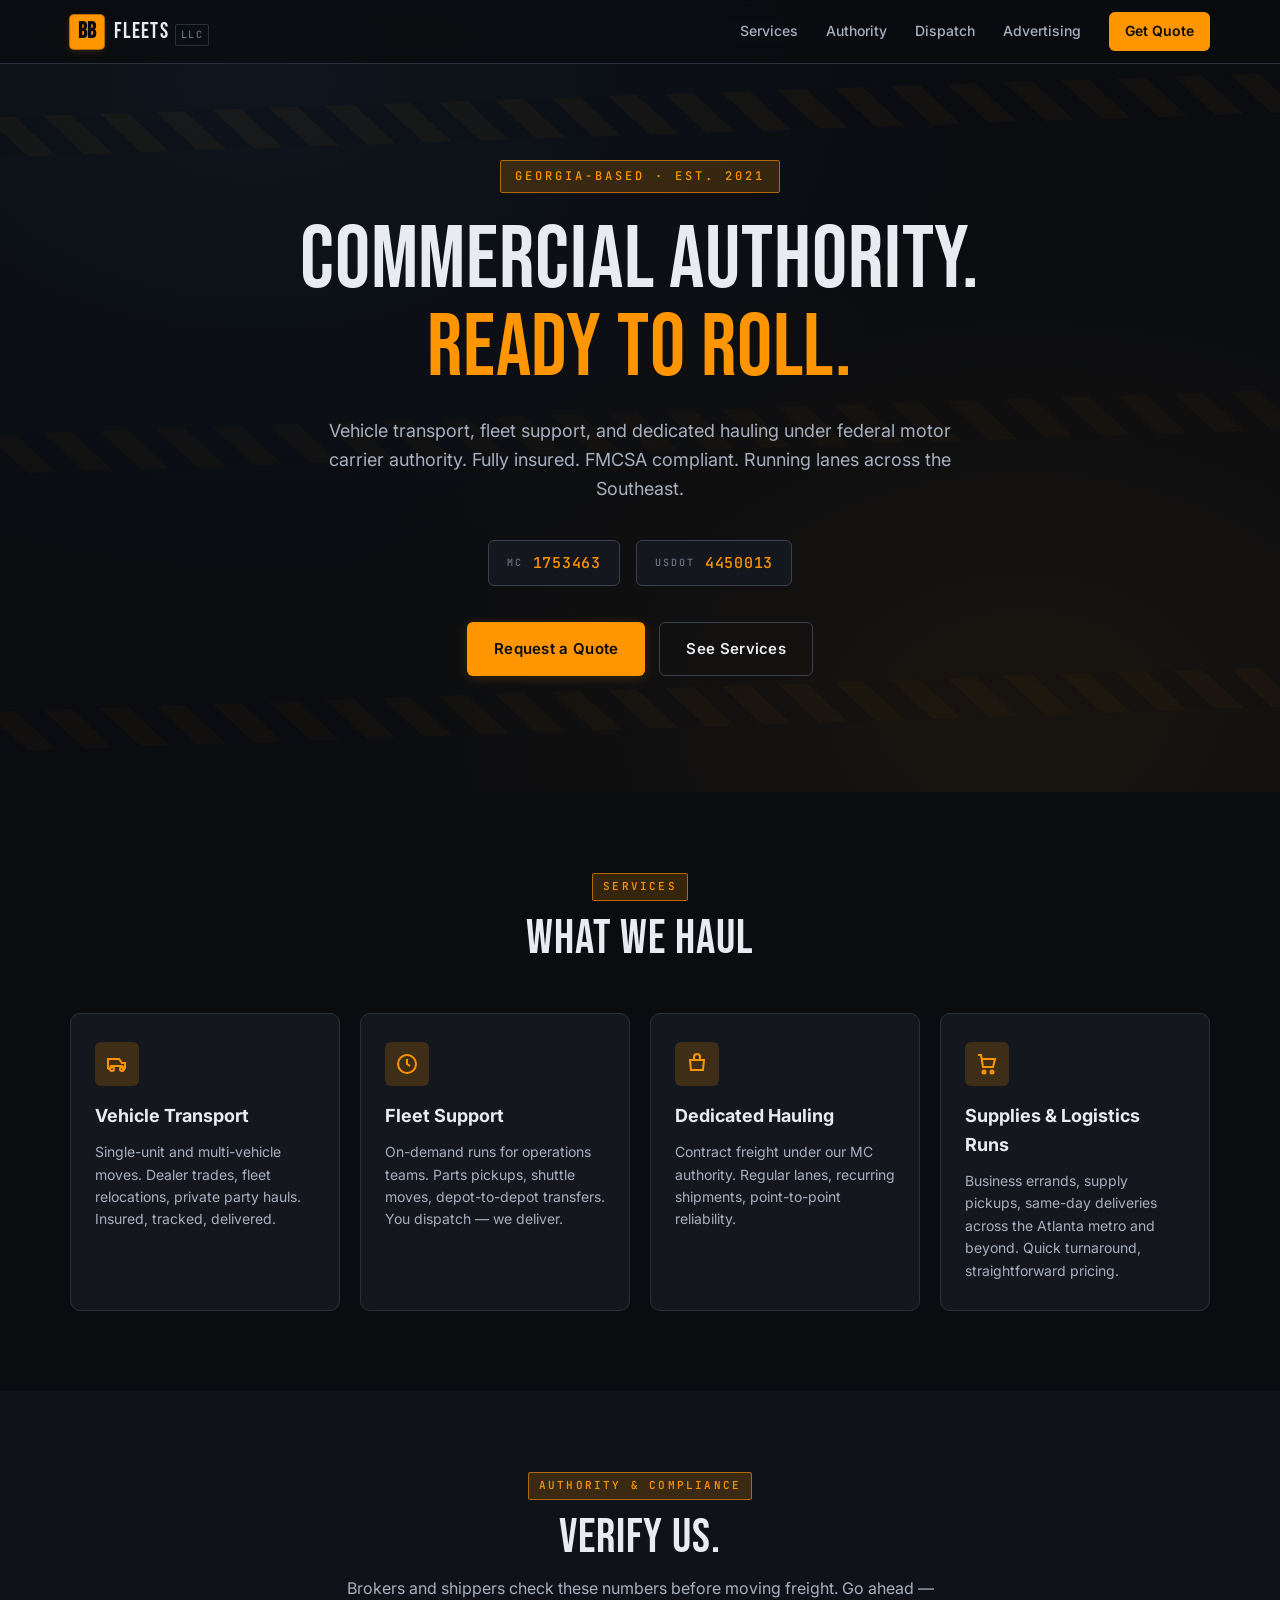
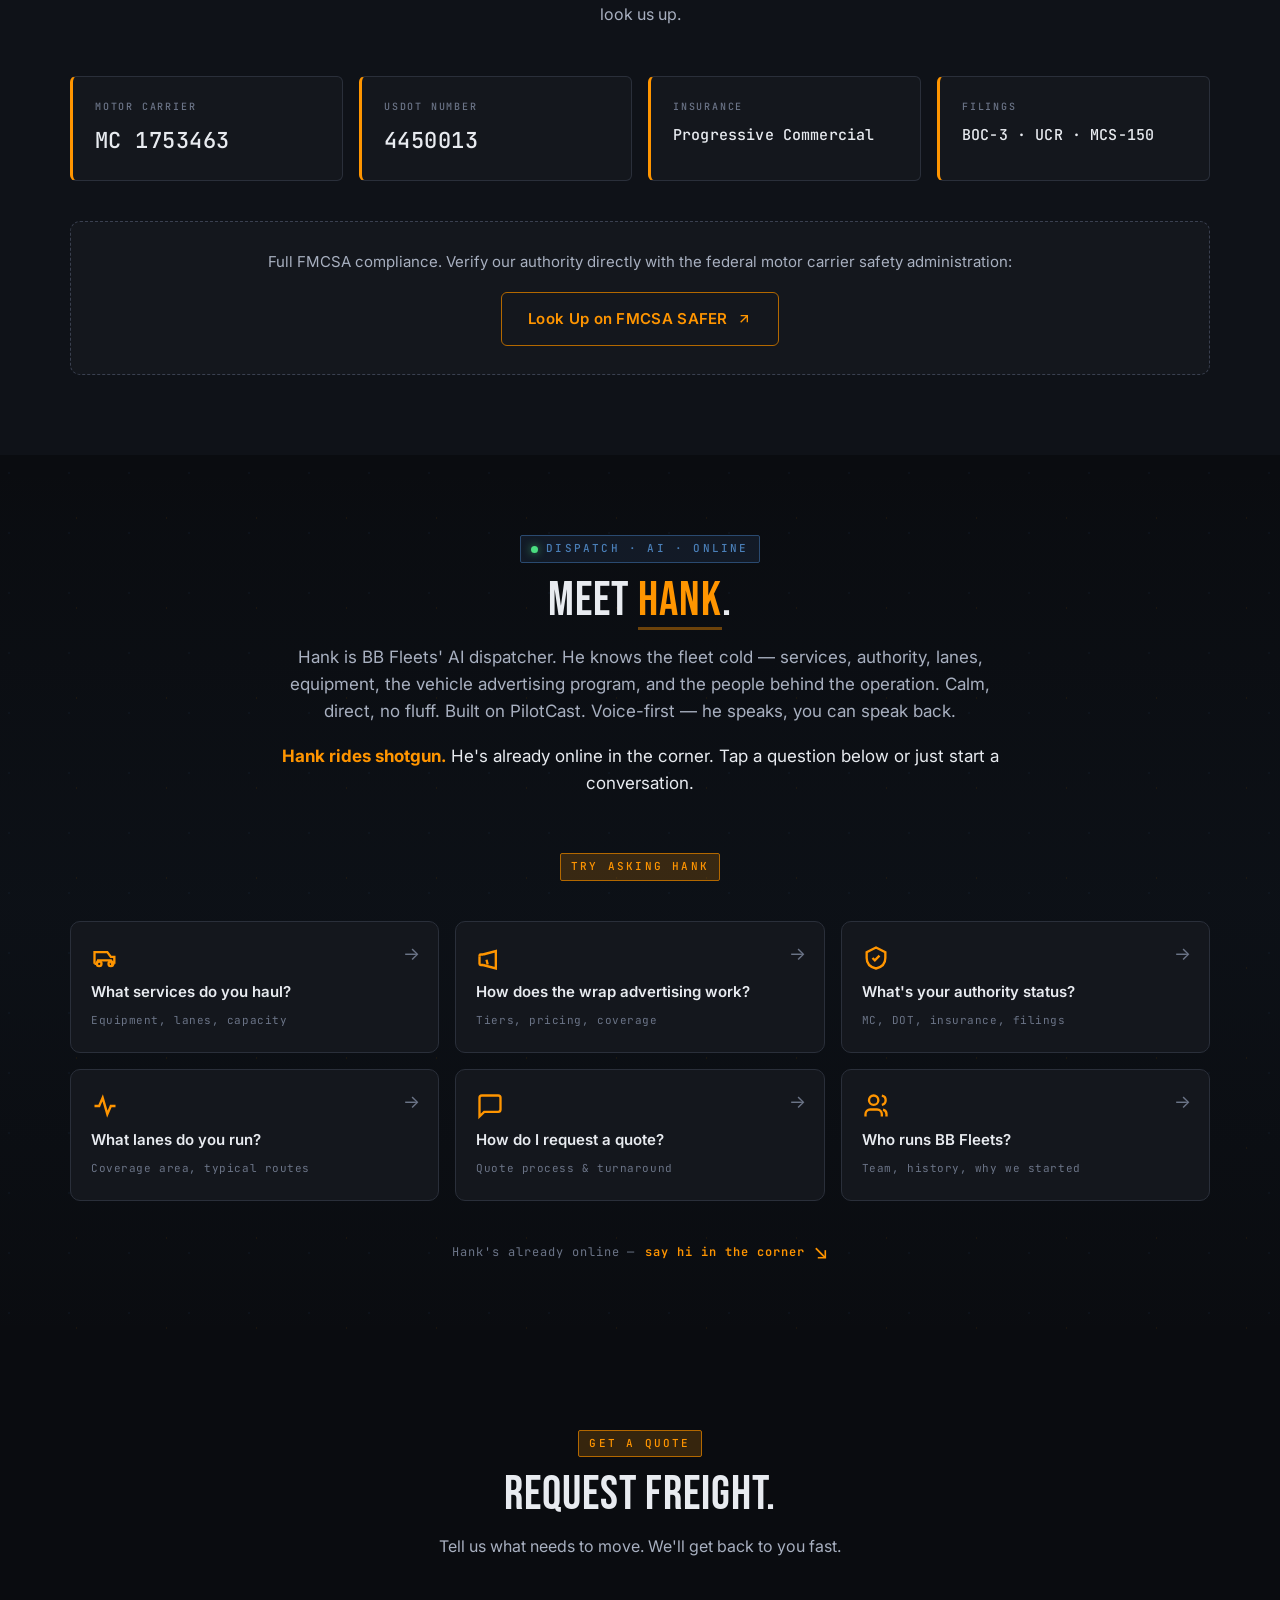
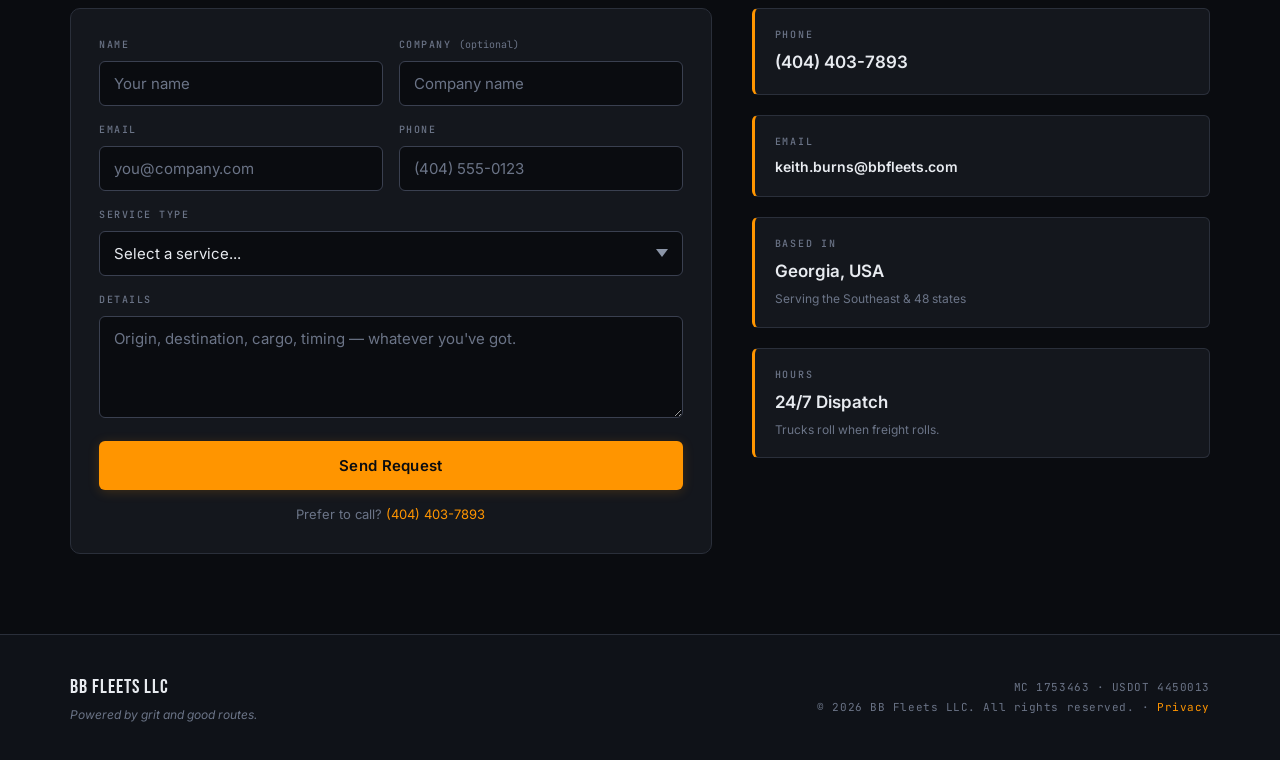
<file: index.html>
<!DOCTYPE html>
<html lang="en">
<head>
<meta charset="UTF-8">
<meta name="viewport" content="width=device-width, initial-scale=1.0">
<title>BB Fleets LLC — Georgia Logistics & Transportation | MC 1753463</title>
<meta name="description" content="BB Fleets LLC — Georgia-based logistics and transportation. MC 1753463, USDOT 4450013. Vehicle transport, fleet support, dedicated hauling.">
<meta name="robots" content="index, follow">
<meta property="og:title" content="BB Fleets LLC — Georgia Logistics & Transportation">
<meta property="og:description" content="Commercial authority. Full FMCSA compliance. Ready to roll. MC 1753463, USDOT 4450013.">
<meta property="og:type" content="website">
<meta property="og:url" content="https://bbfleets.com/">
<meta property="og:site_name" content="BB Fleets LLC">
<meta property="og:image" content="https://bbfleets.com/og-image.svg">
<meta property="og:image:width" content="1200">
<meta property="og:image:height" content="630">
<meta name="twitter:card" content="summary_large_image">
<meta name="twitter:title" content="BB Fleets LLC — Georgia Logistics & Transportation">
<meta name="twitter:description" content="Commercial authority. Full FMCSA compliance. Ready to roll. MC 1753463, USDOT 4450013.">
<meta name="twitter:image" content="https://bbfleets.com/og-image.svg">
<link rel="canonical" href="https://bbfleets.com/">
<link rel="icon" type="image/svg+xml" href="/favicon.svg">
<script type="application/ld+json">
{
  "@context": "https://schema.org",
  "@type": "LocalBusiness",
  "@id": "https://bbfleets.com/#business",
  "name": "BB Fleets LLC",
  "alternateName": "BB Fleets",
  "description": "Georgia-based logistics and transportation. Vehicle transport, fleet support, dedicated hauling, and supplies/logistics runs across the Southeast.",
  "url": "https://bbfleets.com/",
  "telephone": "+1-404-403-7893",
  "email": "keith.burns@bbfleets.com",
  "address": {
    "@type": "PostalAddress",
    "addressLocality": "Monroe",
    "addressRegion": "GA",
    "addressCountry": "US"
  },
  "areaServed": ["Georgia", "Alabama", "Florida", "South Carolina", "North Carolina", "Tennessee"],
  "hasCredential": [
    {"@type": "EducationalOccupationalCredential", "credentialCategory": "Motor Carrier Authority", "name": "MC 1753463"},
    {"@type": "EducationalOccupationalCredential", "credentialCategory": "USDOT", "name": "USDOT 4450013"}
  ],
  "openingHoursSpecification": [{"@type": "OpeningHoursSpecification", "dayOfWeek": ["Monday","Tuesday","Wednesday","Thursday","Friday","Saturday","Sunday"], "opens": "00:00", "closes": "23:59"}],
  "foundingDate": "2021",
  "knowsAbout": ["vehicle transport", "fleet support", "dedicated hauling", "logistics", "vehicle wrap advertising"]
}
</script>
<link rel="preconnect" href="https://fonts.googleapis.com">
<link rel="preconnect" href="https://fonts.gstatic.com" crossorigin>
<link href="https://fonts.googleapis.com/css2?family=Bebas+Neue&family=Inter:wght@400;500;600;700&family=JetBrains+Mono:wght@400;500&display=swap" rel="stylesheet">
<link rel="stylesheet" href="css/style.css">
</head>
<body>

<!-- ═══ NAV ═══ -->
<nav class="nav" id="nav">
  <div class="nav-inner">
    <a href="#top" class="brand">
      <span class="brand-mark">BB</span>
      <span class="brand-name">FLEETS<span class="brand-llc">LLC</span></span>
    </a>
    <button class="nav-toggle" id="navToggle" aria-label="Menu">
      <span></span><span></span><span></span>
    </button>
    <div class="nav-links" id="navLinks">
      <a href="#services">Services</a>
      <a href="#authority">Authority</a>
      <a href="#hank">Dispatch</a>
      <a href="/advertising">Advertising</a>
      <a href="#contact" class="nav-cta">Get Quote</a>
    </div>
  </div>
</nav>

<!-- ═══ HERO ═══ -->
<header class="hero" id="top">
  <div class="hero-bg">
    <div class="stripe"></div>
    <div class="stripe"></div>
    <div class="stripe"></div>
  </div>
  <div class="hero-content">
    <div class="hero-eyebrow">GEORGIA-BASED · EST. 2021</div>
    <h1 class="hero-title">
      <span class="line">Commercial Authority.</span>
      <span class="line">Ready to Roll.</span>
    </h1>
    <p class="hero-sub">Vehicle transport, fleet support, and dedicated hauling under federal motor carrier authority. Fully insured. FMCSA compliant. Running lanes across the Southeast.</p>
    <div class="hero-authority">
      <div class="authority-chip">
        <span class="chip-label">MC</span>
        <span class="chip-num">1753463</span>
      </div>
      <div class="authority-chip">
        <span class="chip-label">USDOT</span>
        <span class="chip-num">4450013</span>
      </div>
    </div>
    <div class="hero-ctas">
      <a href="#contact" class="btn btn-primary">Request a Quote</a>
      <a href="#services" class="btn btn-ghost">See Services</a>
    </div>
  </div>
</header>

<!-- ═══ SERVICES ═══ -->
<section class="section" id="services">
  <div class="container">
    <div class="section-head">
      <div class="section-eyebrow">SERVICES</div>
      <h2 class="section-title">What We Haul</h2>
    </div>
    <div class="service-grid">
      <article class="service-card">
        <div class="service-icon">
          <svg viewBox="0 0 24 24" fill="none" stroke="currentColor" stroke-width="2"><path d="M3 17h2l1-3h11l1 3h2"/><circle cx="7" cy="17" r="2"/><circle cx="17" cy="17" r="2"/><path d="M3 17V7h11l3 4h3v6"/></svg>
        </div>
        <h3>Vehicle Transport</h3>
        <p>Single-unit and multi-vehicle moves. Dealer trades, fleet relocations, private party hauls. Insured, tracked, delivered.</p>
      </article>
      <article class="service-card">
        <div class="service-icon">
          <svg viewBox="0 0 24 24" fill="none" stroke="currentColor" stroke-width="2"><circle cx="12" cy="12" r="9"/><path d="M12 7v5l3 2"/></svg>
        </div>
        <h3>Fleet Support</h3>
        <p>On-demand runs for operations teams. Parts pickups, shuttle moves, depot-to-depot transfers. You dispatch — we deliver.</p>
      </article>
      <article class="service-card">
        <div class="service-icon">
          <svg viewBox="0 0 24 24" fill="none" stroke="currentColor" stroke-width="2"><path d="M5 8h14l-1 10H6L5 8z"/><path d="M9 8V5a3 3 0 0 1 6 0v3"/></svg>
        </div>
        <h3>Dedicated Hauling</h3>
        <p>Contract freight under our MC authority. Regular lanes, recurring shipments, point-to-point reliability.</p>
      </article>
      <article class="service-card">
        <div class="service-icon">
          <svg viewBox="0 0 24 24" fill="none" stroke="currentColor" stroke-width="2"><path d="M3 3h3l2 12h10l2-8H7"/><circle cx="9" cy="20" r="1.5"/><circle cx="17" cy="20" r="1.5"/></svg>
        </div>
        <h3>Supplies &amp; Logistics Runs</h3>
        <p>Business errands, supply pickups, same-day deliveries across the Atlanta metro and beyond. Quick turnaround, straightforward pricing.</p>
      </article>
    </div>
  </div>
</section>

<!-- ═══ AUTHORITY ═══ -->
<section class="section section-alt" id="authority">
  <div class="container">
    <div class="section-head">
      <div class="section-eyebrow">AUTHORITY &amp; COMPLIANCE</div>
      <h2 class="section-title">Verify Us.</h2>
      <p class="section-lede">Brokers and shippers check these numbers before moving freight. Go ahead — look us up.</p>
    </div>
    <div class="compliance-grid">
      <div class="compliance-stat">
        <div class="stat-label">Motor Carrier</div>
        <div class="stat-num">MC 1753463</div>
      </div>
      <div class="compliance-stat">
        <div class="stat-label">USDOT Number</div>
        <div class="stat-num">4450013</div>
      </div>
      <div class="compliance-stat">
        <div class="stat-label">Insurance</div>
        <div class="stat-num stat-text">Progressive Commercial</div>
      </div>
      <div class="compliance-stat">
        <div class="stat-label">Filings</div>
        <div class="stat-num stat-text">BOC-3 · UCR · MCS-150</div>
      </div>
    </div>
    <div class="compliance-cta">
      <p>Full FMCSA compliance. Verify our authority directly with the federal motor carrier safety administration:</p>
      <a href="https://safer.fmcsa.dot.gov/query.asp?searchtype=ANY&query_type=queryCarrierSnapshot&query_param=USDOT&query_string=4450013" target="_blank" rel="noopener" class="btn btn-outline">
        Look Up on FMCSA SAFER
        <svg viewBox="0 0 24 24" fill="none" stroke="currentColor" stroke-width="2"><path d="M7 17L17 7M7 7h10v10"/></svg>
      </a>
    </div>
  </div>
</section>

<!-- ═══ HANK — AI DISPATCH (real, not a mockup) ═══
     Hank is live in the bottom-right corner via embed.js. This section
     introduces him and gives visitors quick-tap questions that talk
     directly to the corner bubble via window.PilotCast.ask(). No
     mockup chats — the real Hank is already on the page. -->
<section class="section section-hank" id="hank">
  <div class="container">

    <div class="hank-intro">
      <div class="section-eyebrow hank-eyebrow"><span class="status-dot"></span> DISPATCH · AI · ONLINE</div>
      <h2 class="section-title">Meet <span class="hank-name">Hank</span>.</h2>
      <p class="hank-lede">Hank is BB Fleets' AI dispatcher. He knows the fleet cold &mdash; services, authority, lanes, equipment, the vehicle advertising program, and the people behind the operation. Calm, direct, no fluff. Built on PilotCast. Voice-first &mdash; he speaks, you can speak back.</p>
      <p class="hank-tag"><strong>Hank rides shotgun.</strong> He's already online in the corner. Tap a question below or just start a conversation.</p>
    </div>

    <div class="hank-topics-head">
      <div class="section-eyebrow">TRY ASKING HANK</div>
    </div>

    <div class="hank-topics">
      <button class="hank-topic" type="button" data-ask="What services do you haul and what kind of equipment do you run?">
        <svg class="hank-topic-icon" viewBox="0 0 24 24" fill="none" stroke="currentColor" stroke-width="2"><path d="M3 17h2l1-3h11l1 3h2"/><circle cx="7" cy="17" r="2"/><circle cx="17" cy="17" r="2"/><path d="M3 17V7h11l3 4h3v6"/></svg>
        <div class="hank-topic-q">What services do you haul?</div>
        <div class="hank-topic-hint">Equipment, lanes, capacity</div>
      </button>
      <button class="hank-topic" type="button" data-ask="Tell me about the vehicle wrap advertising program — what tiers and pricing do you offer?">
        <svg class="hank-topic-icon" viewBox="0 0 24 24" fill="none" stroke="currentColor" stroke-width="2"><path d="M3 11v6a1 1 0 0 0 1 1h2"/><path d="M6 18l11 3V6L6 9"/><path d="M6 9H4a1 1 0 0 0-1 1v1"/><path d="M9 13.5l1 4"/></svg>
        <div class="hank-topic-q">How does the wrap advertising work?</div>
        <div class="hank-topic-hint">Tiers, pricing, coverage</div>
      </button>
      <button class="hank-topic" type="button" data-ask="What's your MC and DOT number, and are you fully FMCSA compliant?">
        <svg class="hank-topic-icon" viewBox="0 0 24 24" fill="none" stroke="currentColor" stroke-width="2"><path d="M12 3l8 4v5c0 5-3.5 8-8 9-4.5-1-8-4-8-9V7l8-4z"/><path d="M9 12l2 2 4-4"/></svg>
        <div class="hank-topic-q">What's your authority status?</div>
        <div class="hank-topic-hint">MC, DOT, insurance, filings</div>
      </button>
      <button class="hank-topic" type="button" data-ask="What lanes do you run? Where are you based and where do you typically deliver?">
        <svg class="hank-topic-icon" viewBox="0 0 24 24" fill="none" stroke="currentColor" stroke-width="2"><path d="M3 12h4l3-7 4 14 3-7h4"/></svg>
        <div class="hank-topic-q">What lanes do you run?</div>
        <div class="hank-topic-hint">Coverage area, typical routes</div>
      </button>
      <button class="hank-topic" type="button" data-ask="How do I request a quote? What information do you need from me?">
        <svg class="hank-topic-icon" viewBox="0 0 24 24" fill="none" stroke="currentColor" stroke-width="2"><path d="M21 15a2 2 0 0 1-2 2H7l-4 4V5a2 2 0 0 1 2-2h14a2 2 0 0 1 2 2z"/></svg>
        <div class="hank-topic-q">How do I request a quote?</div>
        <div class="hank-topic-hint">Quote process &amp; turnaround</div>
      </button>
      <button class="hank-topic" type="button" data-ask="Who are the people behind BB Fleets? What's the story?">
        <svg class="hank-topic-icon" viewBox="0 0 24 24" fill="none" stroke="currentColor" stroke-width="2"><path d="M17 21v-2a4 4 0 0 0-4-4H7a4 4 0 0 0-4 4v2"/><circle cx="10" cy="7" r="4"/><path d="M21 21v-2a4 4 0 0 0-3-3.87"/><path d="M17 3.13A4 4 0 0 1 17 11"/></svg>
        <div class="hank-topic-q">Who runs BB Fleets?</div>
        <div class="hank-topic-hint">Team, history, why we started</div>
      </button>
    </div>

    <div class="hank-corner-pointer" aria-hidden="true">
      <span class="corner-text">Hank's already online &mdash;</span>
      <span class="corner-cta">say hi in the corner</span>
      <span class="corner-arrow">&#8600;</span>
    </div>

  </div>
</section>

<script>
  // Wire topic buttons → window.PilotCast.ask() (embed.js parent API).
  // If embed.js hasn't loaded yet (script defers to end of body), retry
  // briefly. If PilotCast still isn't there after a few tries (e.g. ad
  // blocker or CSP block), fall back to scrolling to the corner.
  (function(){
    function wireTopics(){
      var btns = document.querySelectorAll('.hank-topic[data-ask]');
      btns.forEach(function(btn){
        btn.addEventListener('click', function(){
          var q = btn.getAttribute('data-ask') || '';
          var attempts = 0;
          (function trySend(){
            if (window.PilotCast && typeof window.PilotCast.ask === 'function'){
              window.PilotCast.ask(q);
              return;
            }
            if (++attempts < 20) return setTimeout(trySend, 150);
            // Fallback: open via global function if available
            if (window.PilotCast && typeof window.PilotCast.open === 'function'){
              window.PilotCast.open();
            }
          })();
        });
      });
    }
    if (document.readyState === 'loading'){
      document.addEventListener('DOMContentLoaded', wireTopics);
    } else {
      wireTopics();
    }
  })();
</script>

<!-- ═══ CONTACT ═══ -->
<section class="section section-contact" id="contact">
  <div class="container">
    <div class="section-head">
      <div class="section-eyebrow">GET A QUOTE</div>
      <h2 class="section-title">Request Freight.</h2>
      <p class="section-lede">Tell us what needs to move. We'll get back to you fast.</p>
    </div>
    <div class="contact-grid">
      <form class="contact-form" id="contactForm" action="mailto:keith.burns@bbfleets.com" method="post" enctype="text/plain">
        <div class="form-row">
          <div class="form-field">
            <label for="name">Name</label>
            <input type="text" id="name" name="name" required placeholder="Your name">
          </div>
          <div class="form-field">
            <label for="company">Company <span class="optional">(optional)</span></label>
            <input type="text" id="company" name="company" placeholder="Company name">
          </div>
        </div>
        <div class="form-row">
          <div class="form-field">
            <label for="email">Email</label>
            <input type="email" id="email" name="email" required placeholder="you@company.com">
          </div>
          <div class="form-field">
            <label for="phone">Phone</label>
            <input type="tel" id="phone" name="phone" required placeholder="(404) 555-0123">
          </div>
        </div>
        <div class="form-field">
          <label for="service">Service Type</label>
          <select id="service" name="service" required>
            <option value="">Select a service...</option>
            <option value="vehicle_transport">Vehicle Transport</option>
            <option value="fleet_support">Fleet Support</option>
            <option value="dedicated_hauling">Dedicated Hauling</option>
            <option value="supplies_logistics">Supplies &amp; Logistics Runs</option>
            <option value="other">Other / Not Sure</option>
          </select>
        </div>
        <div class="form-field">
          <label for="message">Details</label>
          <textarea id="message" name="message" rows="4" required placeholder="Origin, destination, cargo, timing — whatever you've got."></textarea>
        </div>
        <button type="submit" class="btn btn-primary btn-full">Send Request</button>
        <p class="form-note">Prefer to call? <a href="tel:+14044037893">(404) 403-7893</a></p>
      </form>
      <aside class="contact-info">
        <div class="info-block">
          <div class="info-label">Phone</div>
          <a href="tel:+14044037893" class="info-value">(404) 403-7893</a>
        </div>
        <div class="info-block">
          <div class="info-label">Email</div>
          <a href="mailto:keith.burns@bbfleets.com" class="info-value info-email">keith.burns@bbfleets.com</a>
        </div>
        <div class="info-block">
          <div class="info-label">Based In</div>
          <div class="info-value">Georgia, USA</div>
          <div class="info-sub">Serving the Southeast &amp; 48 states</div>
        </div>
        <div class="info-block info-hours">
          <div class="info-label">Hours</div>
          <div class="info-value">24/7 Dispatch</div>
          <div class="info-sub">Trucks roll when freight rolls.</div>
        </div>
      </aside>
    </div>
  </div>
</section>

<!-- ═══ FOOTER ═══ -->
<footer class="footer">
  <div class="container footer-inner">
    <div class="footer-brand">
      <div class="footer-logo">BB FLEETS LLC</div>
      <div class="footer-tag">Powered by grit and good routes.</div>
    </div>
    <div class="footer-meta">
      <div>MC 1753463 &middot; USDOT 4450013</div>
      <div>&copy; <span id="footer-year">2026</span> BB Fleets LLC. All rights reserved. &middot; <a href="/privacy">Privacy</a></div>
    </div>
  </div>
</footer>

<script src="js/main.js"></script>
<script>
  // Auto-update footer copyright year so the site never goes stale.
  // Single-line inline so it runs regardless of main.js cache state.
  (function(){var y=document.getElementById('footer-year');if(y)y.textContent=new Date().getFullYear();})();
</script>

<!-- ═══ HANK — PilotCast AI agent (floating chat bubble, bottom-right) ═══ -->
<!-- Drop-in script. data-agent=newchannel is Hank's slug on PilotCast.
     data-open="true" makes Hank pop open on page load (clearer CTA + better
     conversion than a tucked-away bubble). Visitor can dismiss to the
     bubble via the X in the panel. The Hank section above wires its
     topic chips to window.PilotCast.ask() exposed by embed.js. -->
<script src="https://pilotcast.ai/embed.js"
        data-agent="newchannel"
        data-position="right"
        data-greet="true"
        data-open="true"></script>
</body>
</html>
</file>
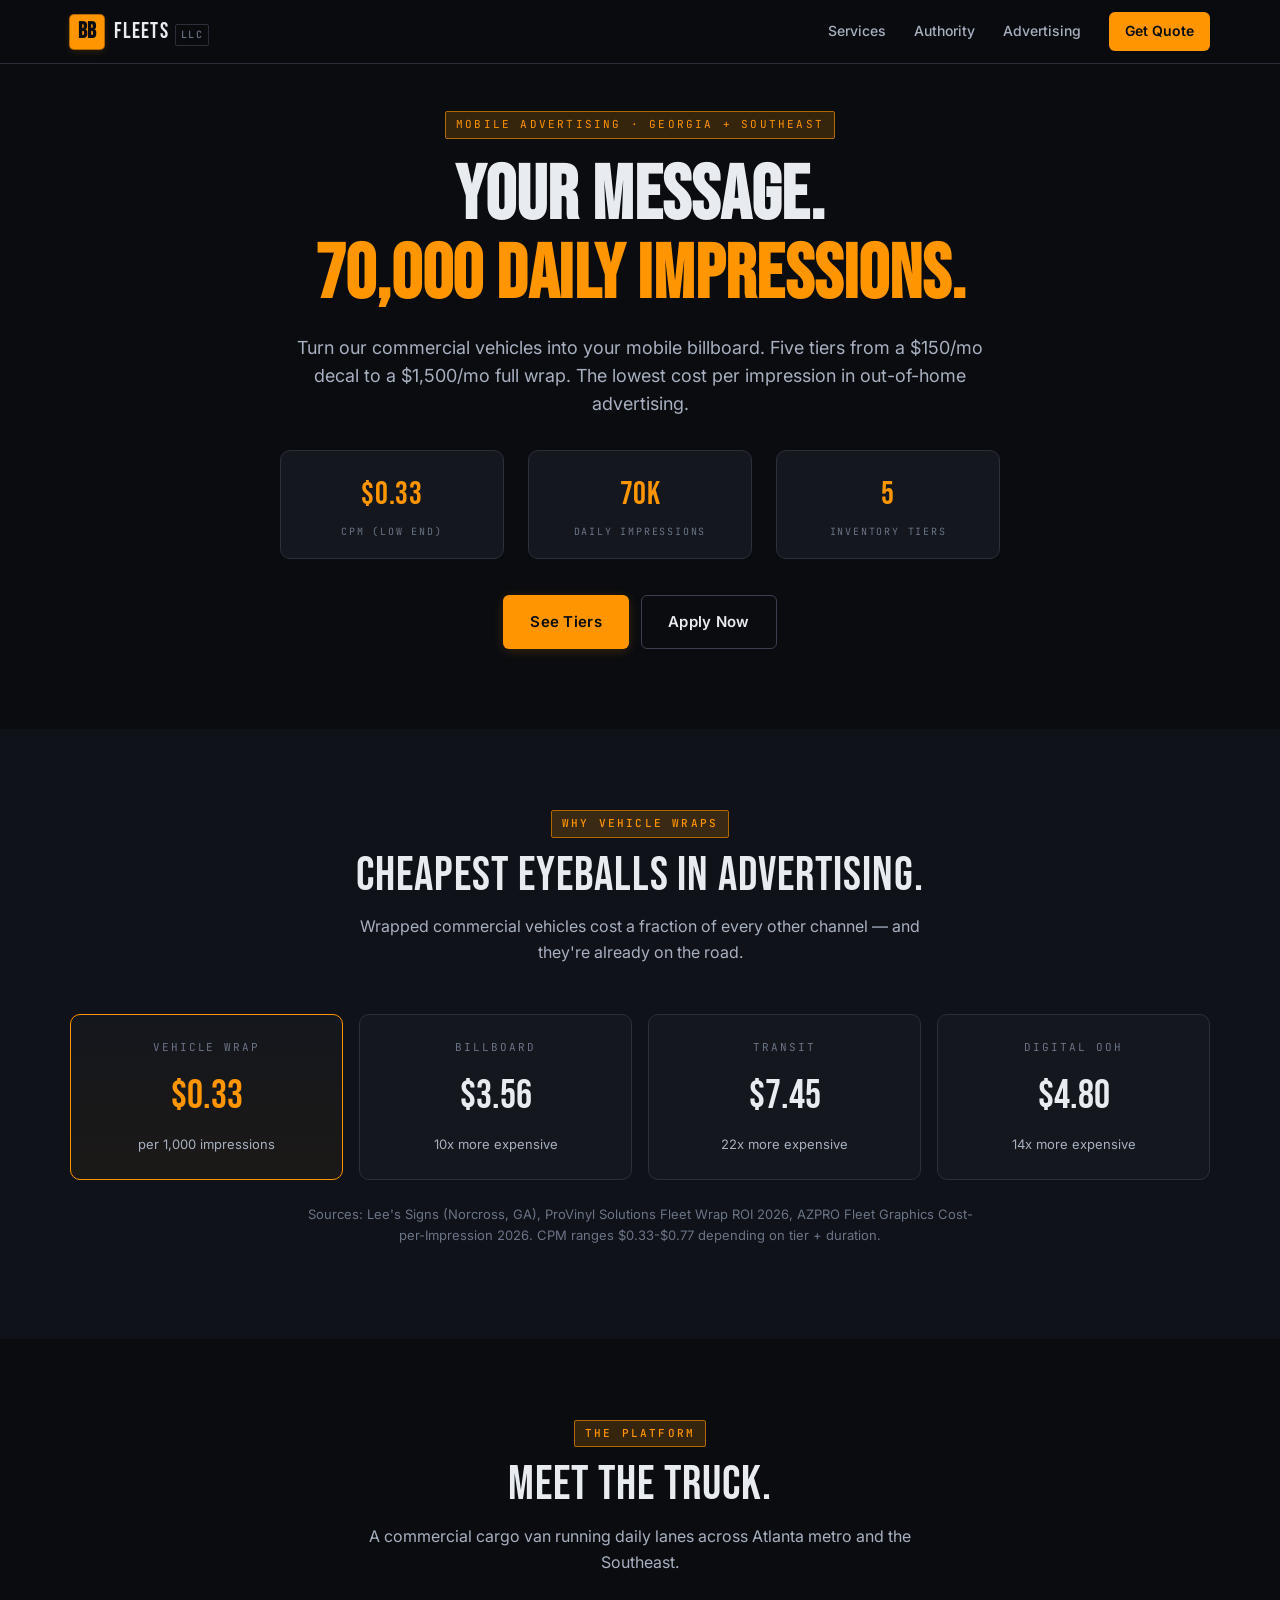
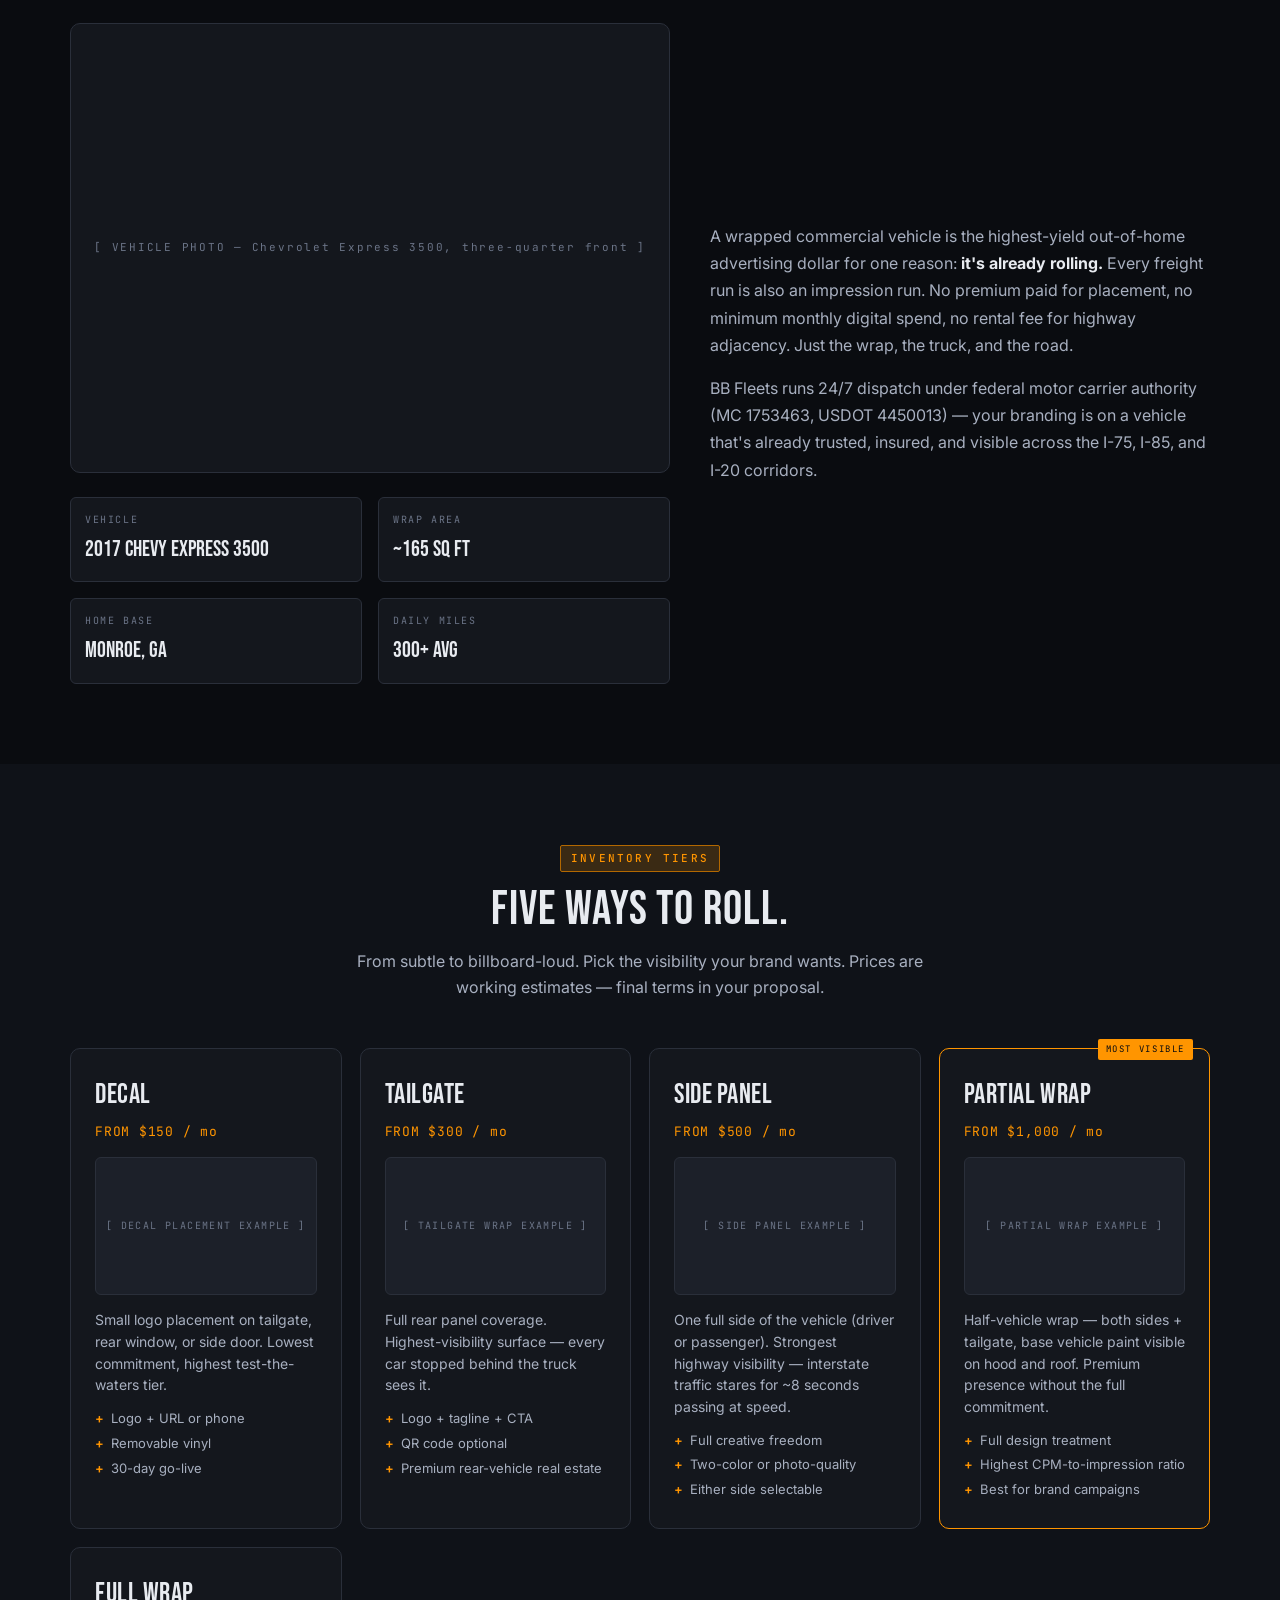
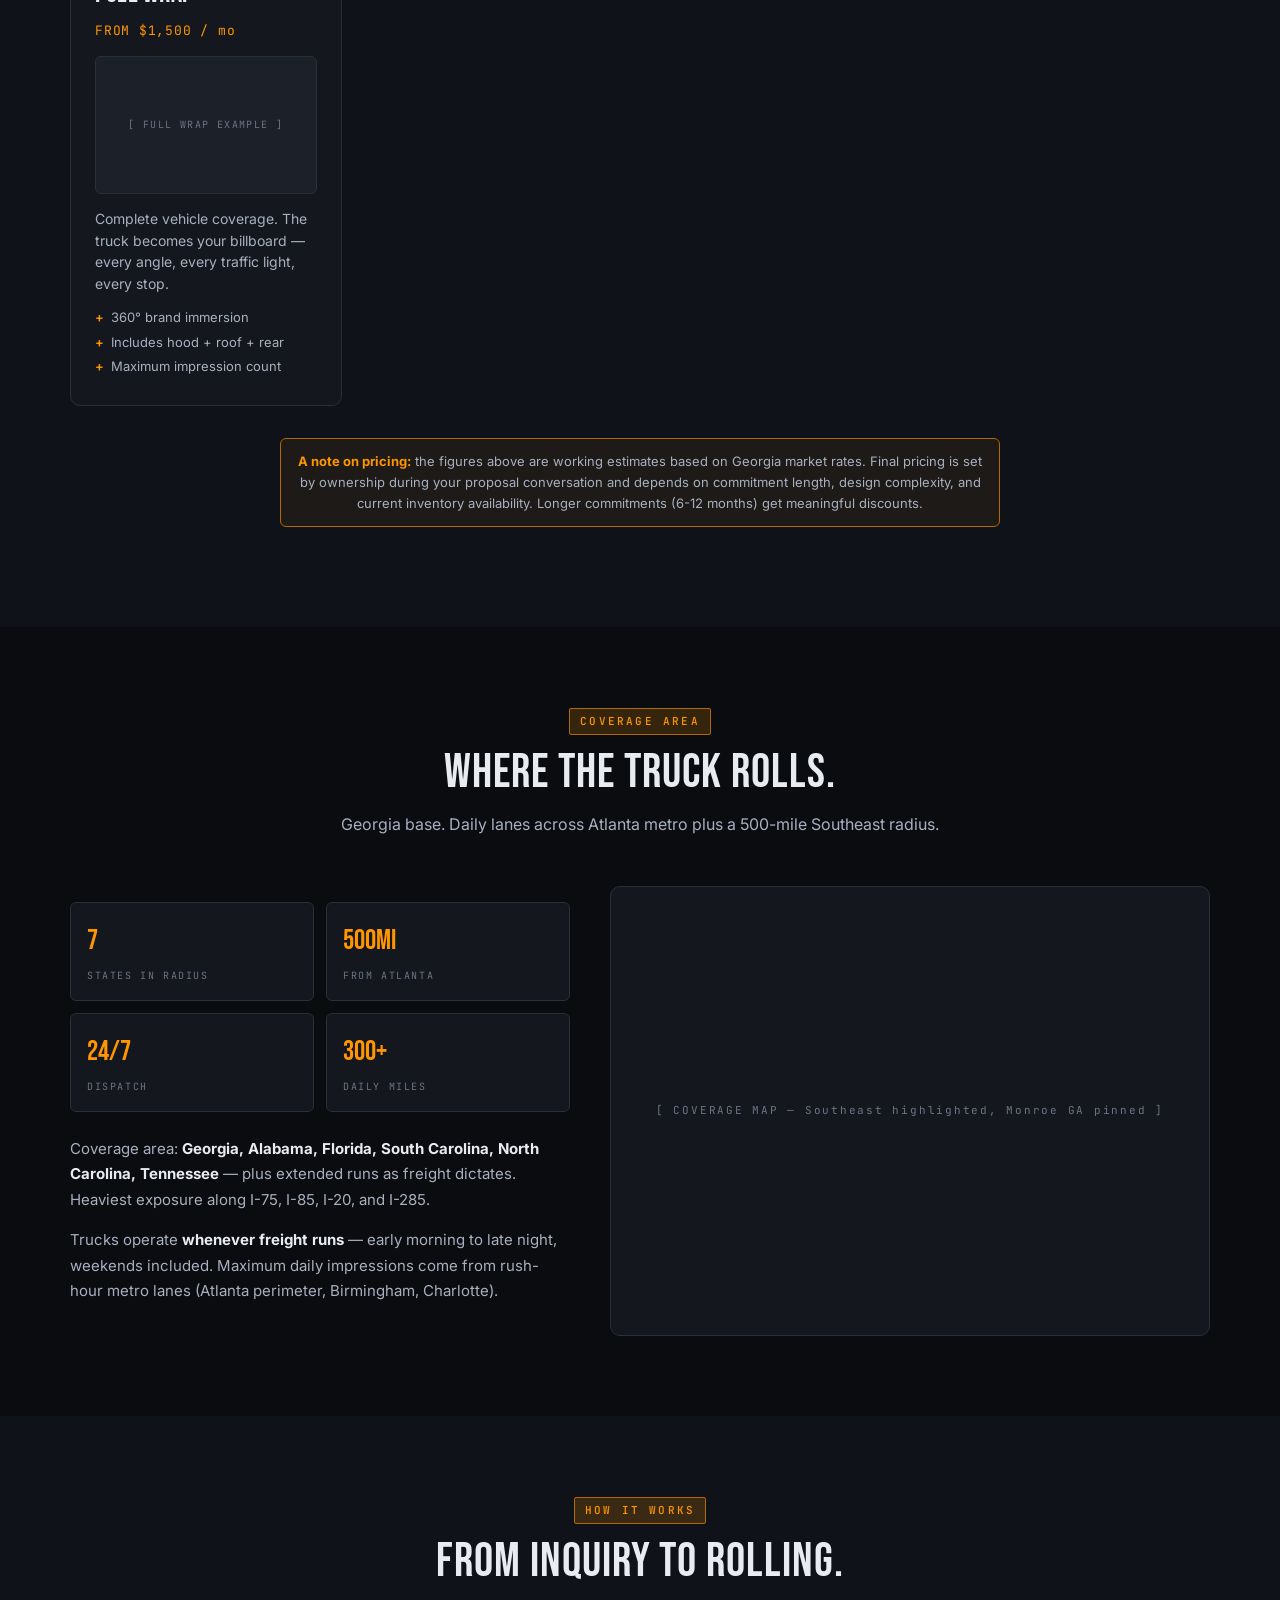
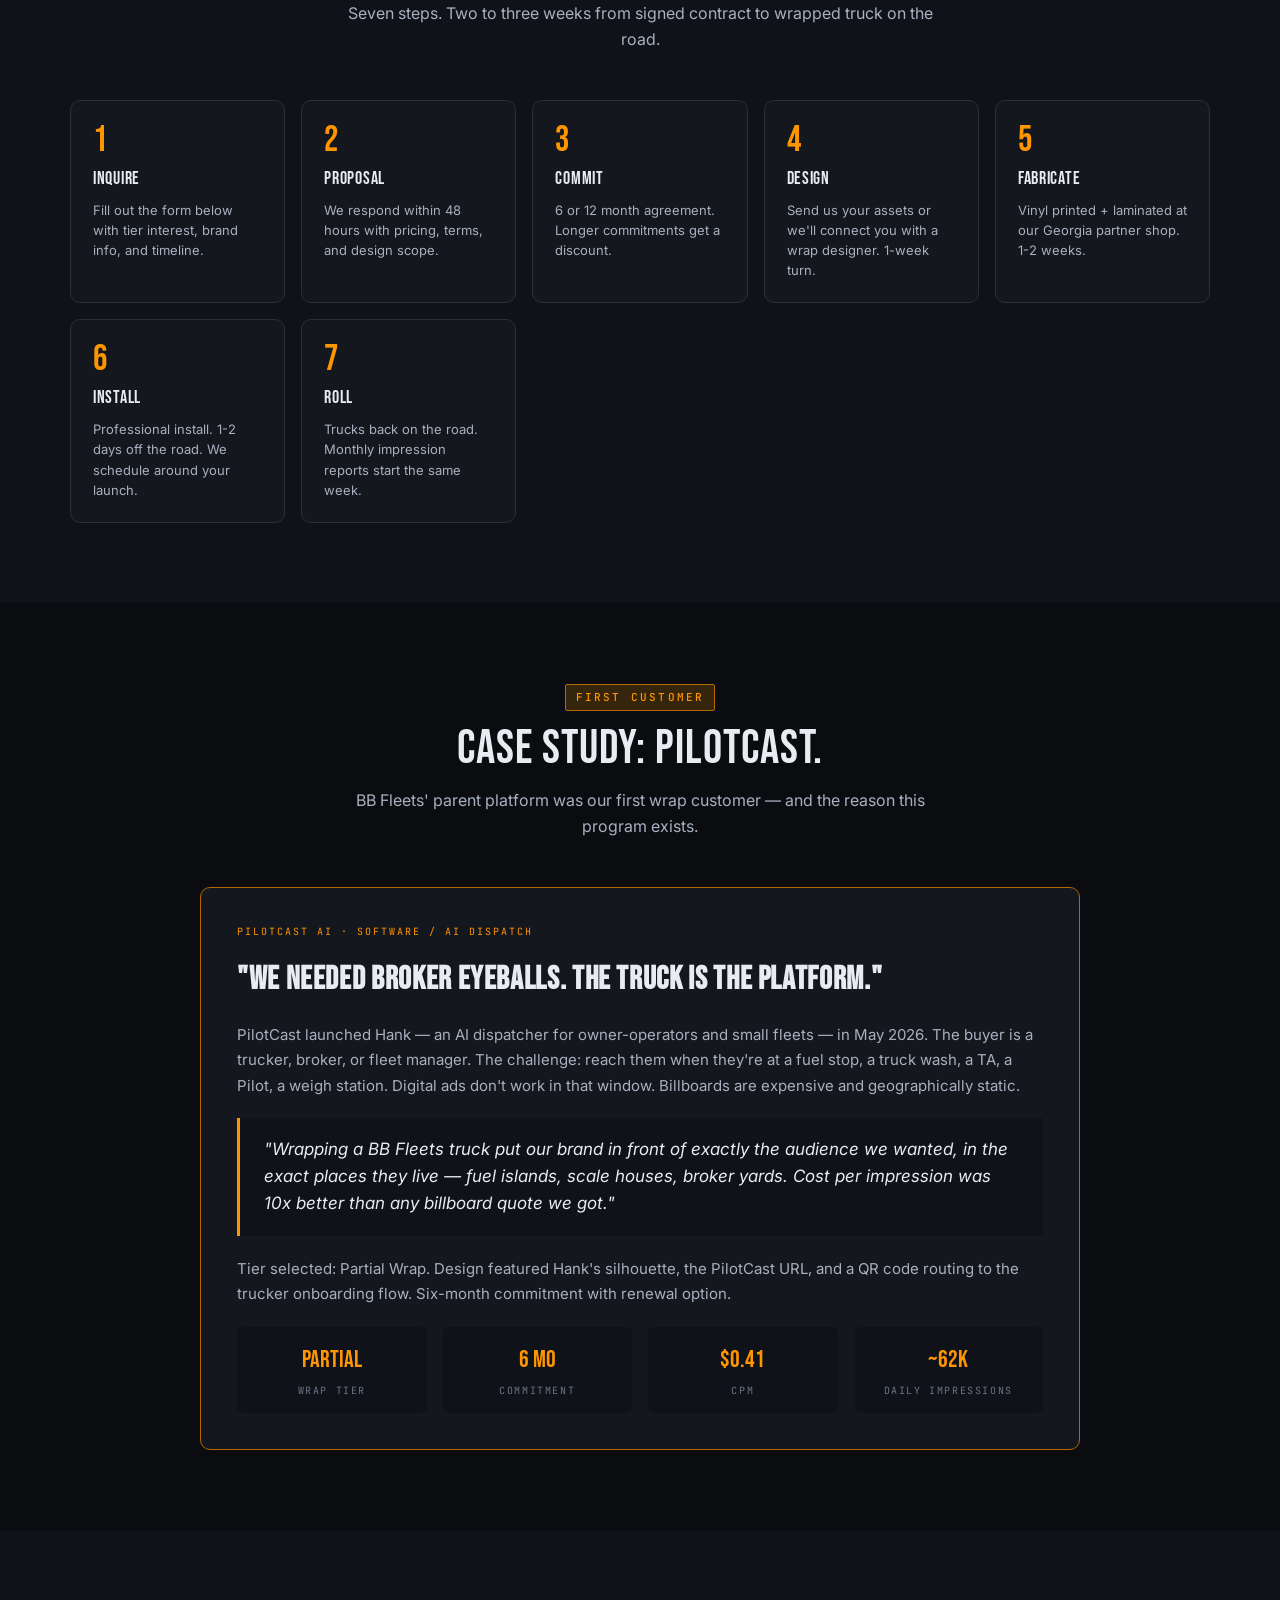
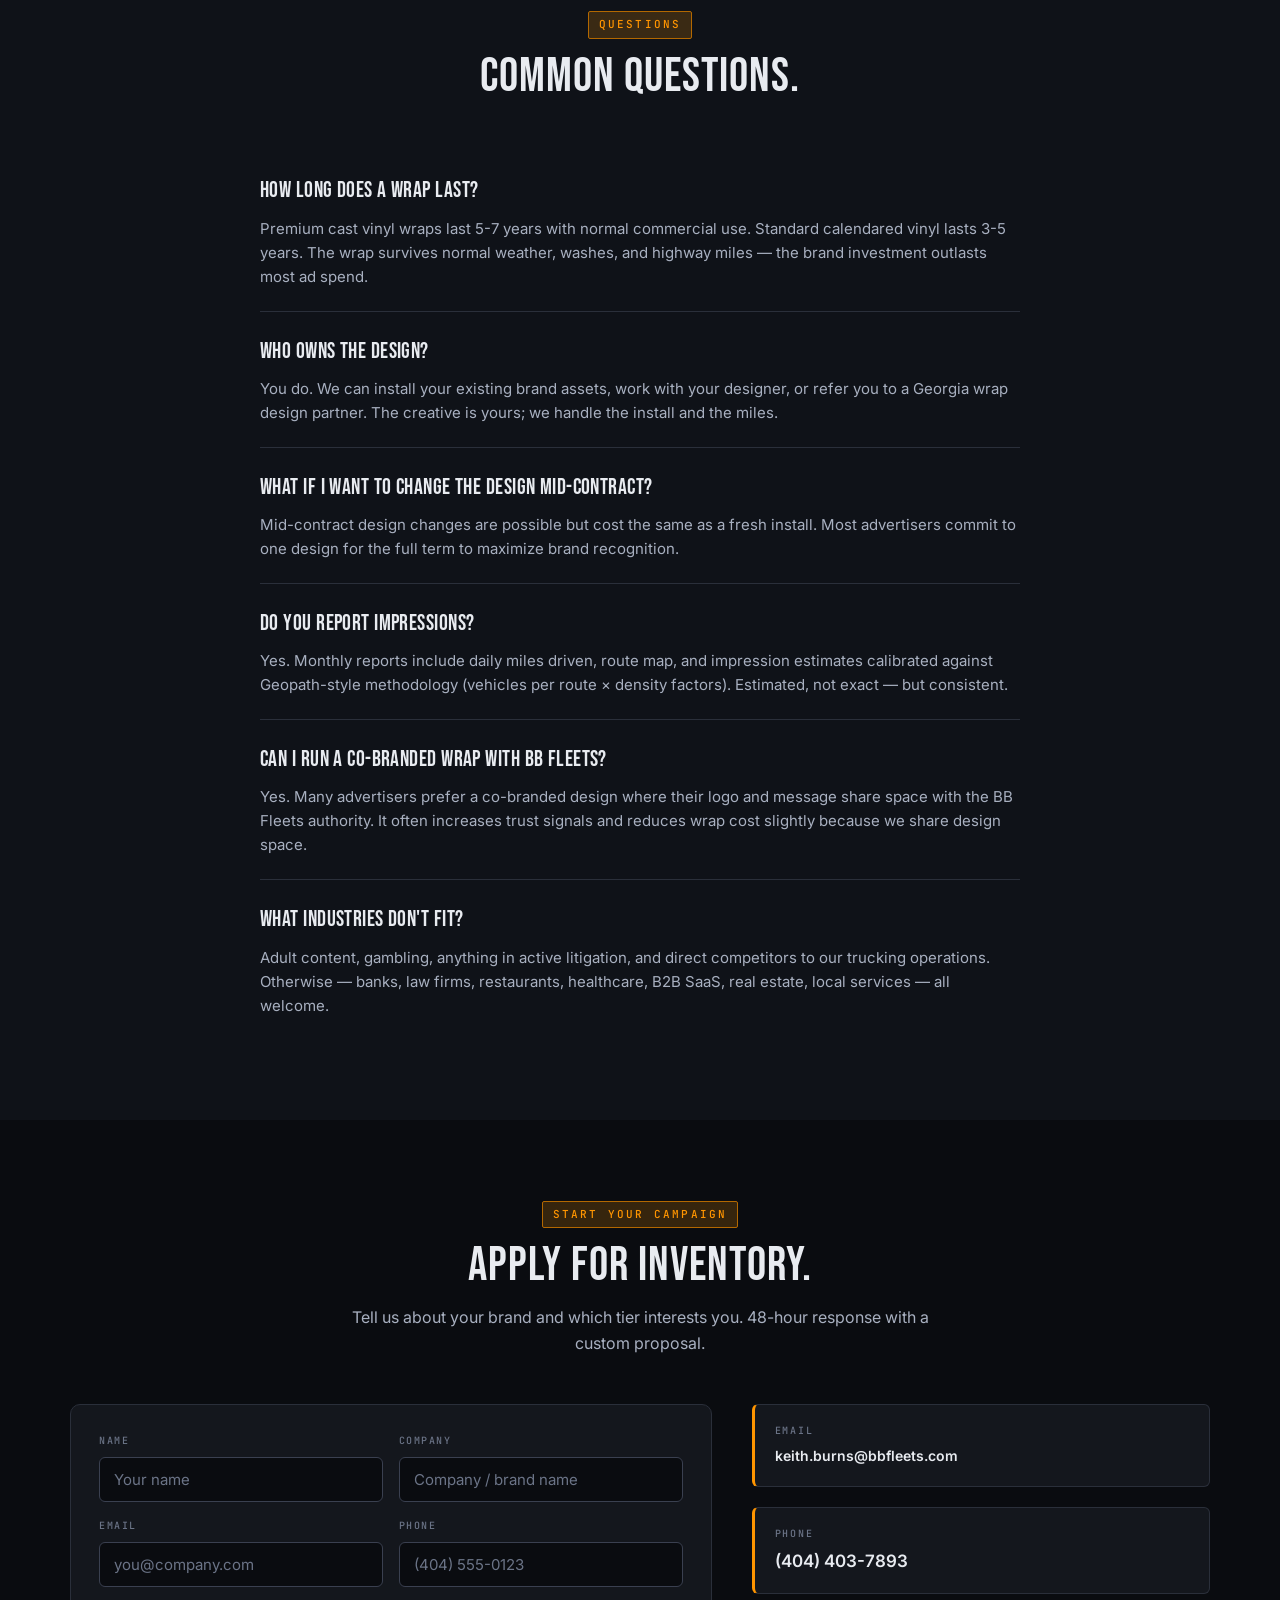
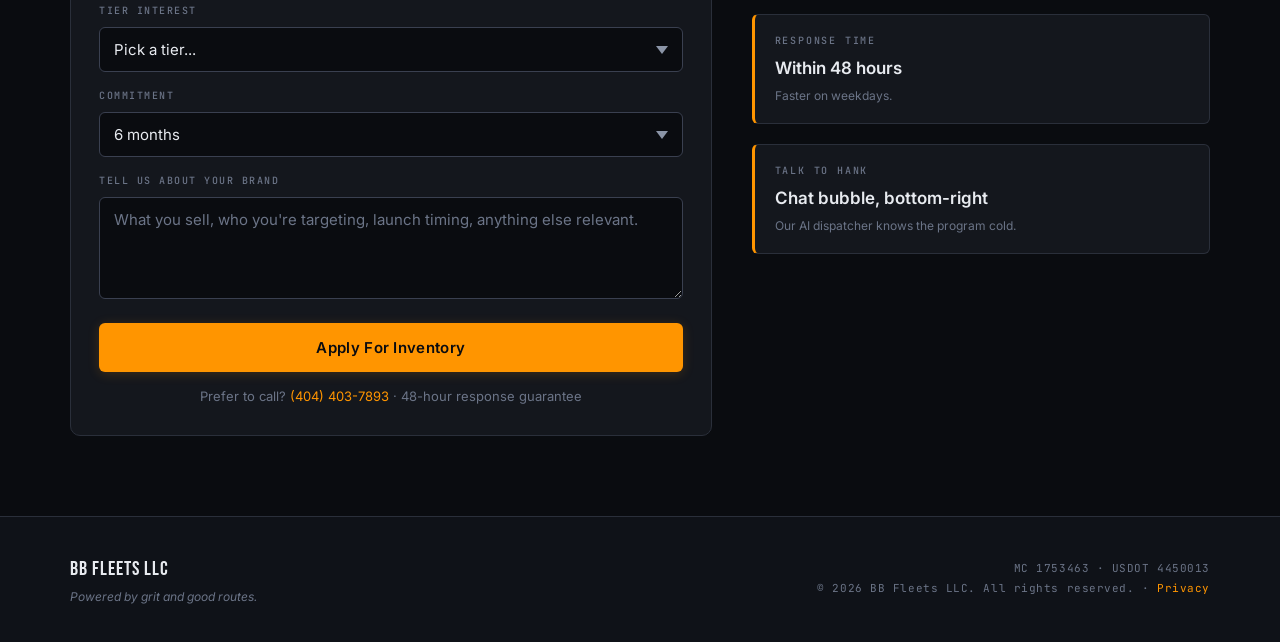
<file: advertising.html>
<!DOCTYPE html>
<html lang="en">
<head>
<meta charset="UTF-8">
<meta name="viewport" content="width=device-width, initial-scale=1.0">
<title>Mobile Advertising — BB Fleets LLC | Vehicle Wraps Across the Southeast</title>
<meta name="description" content="Turn BB Fleets' commercial vehicles into your mobile billboard. 5 tiers from $150 decals to $1,500 full wraps. Atlanta metro + Southeast lanes. $0.33 CPM — lowest cost per impression in out-of-home advertising.">
<meta name="robots" content="index, follow">
<meta property="og:title" content="Mobile Advertising — BB Fleets LLC">
<meta property="og:description" content="Vehicle wraps from $150/mo. 70,000 daily impressions. Atlanta metro + Southeast coverage.">
<meta property="og:type" content="website">
<meta property="og:url" content="https://bbfleets.com/advertising">
<meta property="og:site_name" content="BB Fleets LLC">
<meta property="og:image" content="https://bbfleets.com/og-image.svg">
<meta property="og:image:width" content="1200">
<meta property="og:image:height" content="630">
<meta name="twitter:card" content="summary_large_image">
<meta name="twitter:title" content="Mobile Advertising — BB Fleets LLC">
<meta name="twitter:description" content="Vehicle wraps from $150/mo. 70,000 daily impressions. Atlanta + Southeast.">
<meta name="twitter:image" content="https://bbfleets.com/og-image.svg">
<link rel="canonical" href="https://bbfleets.com/advertising">
<link rel="icon" type="image/svg+xml" href="/favicon.svg">
<script type="application/ld+json">
{
  "@context": "https://schema.org",
  "@type": "Service",
  "name": "Vehicle Wrap Advertising — BB Fleets LLC",
  "description": "Mobile advertising on BB Fleets' commercial vehicles. Five tiers from $150/mo decals to $1,500/mo full wraps. Atlanta metro + Southeast coverage.",
  "provider": {
    "@type": "LocalBusiness",
    "name": "BB Fleets LLC",
    "url": "https://bbfleets.com/",
    "telephone": "+1-404-403-7893"
  },
  "areaServed": ["Georgia", "Alabama", "Florida", "South Carolina", "North Carolina", "Tennessee"],
  "offers": [
    {"@type": "Offer", "name": "Decal", "price": "150", "priceCurrency": "USD", "priceSpecification": {"@type": "UnitPriceSpecification", "price": "150", "priceCurrency": "USD", "billingDuration": "P1M"}},
    {"@type": "Offer", "name": "Tailgate", "price": "300", "priceCurrency": "USD", "priceSpecification": {"@type": "UnitPriceSpecification", "price": "300", "priceCurrency": "USD", "billingDuration": "P1M"}},
    {"@type": "Offer", "name": "Side Panel", "price": "500", "priceCurrency": "USD", "priceSpecification": {"@type": "UnitPriceSpecification", "price": "500", "priceCurrency": "USD", "billingDuration": "P1M"}},
    {"@type": "Offer", "name": "Partial Wrap", "price": "1000", "priceCurrency": "USD", "priceSpecification": {"@type": "UnitPriceSpecification", "price": "1000", "priceCurrency": "USD", "billingDuration": "P1M"}},
    {"@type": "Offer", "name": "Full Wrap", "price": "1500", "priceCurrency": "USD", "priceSpecification": {"@type": "UnitPriceSpecification", "price": "1500", "priceCurrency": "USD", "billingDuration": "P1M"}}
  ]
}
</script>
<link rel="preconnect" href="https://fonts.googleapis.com">
<link rel="preconnect" href="https://fonts.gstatic.com" crossorigin>
<link href="https://fonts.googleapis.com/css2?family=Bebas+Neue&family=Inter:wght@400;500;600;700&family=JetBrains+Mono:wght@400;500&display=swap" rel="stylesheet">
<link rel="stylesheet" href="css/style.css">
<style>
  /* /advertising-specific styles — additive over style.css */
  .ad-hero { padding: 110px 0 80px; text-align: center; position: relative; overflow: hidden; }
  .ad-hero-eyebrow { display:inline-block;font-family:var(--font-mono);font-size:11px;letter-spacing:0.2em;color:var(--amber);margin-bottom:18px;padding:4px 10px;border:1px solid var(--amber-dim);border-radius:2px;background:var(--amber-glow); }
  .ad-hero h1 { font-family: var(--font-display); font-size: clamp(40px, 7vw, 76px); line-height: 1.05; margin: 0 0 18px; letter-spacing: 0.01em; }
  .ad-hero h1 .amber { color: var(--amber); }
  .ad-hero-sub { font-size: 18px; color: var(--text-dim); max-width: 700px; margin: 0 auto 32px; line-height: 1.55; }
  .ad-hero-stats { display: grid; grid-template-columns: repeat(3, 1fr); gap: 24px; max-width: 720px; margin: 0 auto 36px; }
  .ad-stat { padding: 18px 12px; background: var(--surface); border: 1px solid var(--border); border-radius: var(--radius-lg); }
  .ad-stat-num { font-family: var(--font-display); font-size: 32px; color: var(--amber); letter-spacing: 0.02em; }
  .ad-stat-label { font-family: var(--font-mono); font-size: 10px; letter-spacing: 0.18em; color: var(--text-muted); margin-top: 4px; }
  .ad-hero-ctas { display: flex; gap: 12px; justify-content: center; flex-wrap: wrap; }

  /* ROI comparison */
  .roi-grid { display: grid; grid-template-columns: repeat(auto-fit, minmax(220px, 1fr)); gap: 16px; margin-top: 36px; }
  .roi-card { padding: 24px; background: var(--surface); border: 1px solid var(--border); border-radius: var(--radius-lg); text-align: center; }
  .roi-card.highlight { border-color: var(--amber); background: linear-gradient(180deg, var(--surface) 0%, rgba(255,149,0,0.05) 100%); }
  .roi-channel { font-family: var(--font-mono); font-size: 11px; letter-spacing: 0.18em; color: var(--text-muted); }
  .roi-cpm { font-family: var(--font-display); font-size: 40px; color: var(--text); margin: 8px 0 6px; }
  .roi-card.highlight .roi-cpm { color: var(--amber); }
  .roi-note { font-size: 13px; color: var(--text-dim); }

  /* The vehicle */
  .vehicle-layout { display: grid; grid-template-columns: 1.2fr 1fr; gap: 40px; align-items: center; }
  @media (max-width: 760px) { .vehicle-layout { grid-template-columns: 1fr; } }
  .vehicle-img { background: var(--surface); border: 1px solid var(--border); border-radius: var(--radius-lg); aspect-ratio: 4/3; display: flex; align-items: center; justify-content: center; color: var(--text-muted); font-family: var(--font-mono); font-size: 11px; letter-spacing: 0.16em; }
  .vehicle-specs { display: grid; grid-template-columns: 1fr 1fr; gap: 16px; margin-top: 24px; }
  .vehicle-spec { padding: 14px; background: var(--surface); border: 1px solid var(--border); border-radius: var(--radius); }
  .vehicle-spec-label { font-family: var(--font-mono); font-size: 10px; letter-spacing: 0.16em; color: var(--text-muted); }
  .vehicle-spec-val { font-family: var(--font-display); font-size: 22px; color: var(--text); margin-top: 4px; }

  /* Inventory tiers */
  .tier-grid { display: grid; grid-template-columns: repeat(auto-fit, minmax(220px, 1fr)); gap: 18px; }
  .tier-card { background: var(--surface); border: 1px solid var(--border); border-radius: var(--radius-lg); padding: 24px; position: relative; transition: border-color .2s ease, transform .2s ease; }
  .tier-card:hover { border-color: var(--amber-dim); transform: translateY(-2px); }
  .tier-card.featured { border-color: var(--amber); }
  .tier-card.featured::before { content: 'MOST VISIBLE'; position: absolute; top: -10px; right: 16px; font-family: var(--font-mono); font-size: 9px; letter-spacing: 0.18em; color: var(--bg); background: var(--amber); padding: 3px 8px; border-radius: 2px; }
  .tier-name { font-family: var(--font-display); font-size: 28px; letter-spacing: 0.02em; margin-bottom: 4px; }
  .tier-price { font-family: var(--font-mono); font-size: 13px; color: var(--amber); letter-spacing: 0.06em; margin-bottom: 14px; }
  .tier-img { background: var(--surface-2); border: 1px solid var(--border); border-radius: var(--radius); aspect-ratio: 16/10; display: flex; align-items: center; justify-content: center; color: var(--text-muted); font-family: var(--font-mono); font-size: 10px; letter-spacing: 0.14em; margin-bottom: 14px; }
  .tier-desc { font-size: 14px; color: var(--text-dim); margin-bottom: 12px; line-height: 1.55; }
  .tier-feats { font-size: 13px; color: var(--text-dim); }
  .tier-feats li { padding-left: 16px; position: relative; margin-bottom: 4px; }
  .tier-feats li::before { content: '+'; position: absolute; left: 0; color: var(--amber); font-weight: 600; }

  /* Coverage */
  .coverage-layout { display: grid; grid-template-columns: 1fr 1.2fr; gap: 40px; align-items: center; }
  @media (max-width: 760px) { .coverage-layout { grid-template-columns: 1fr; } }
  .coverage-stats { display: grid; grid-template-columns: 1fr 1fr; gap: 12px; }
  .coverage-stat { padding: 16px; background: var(--surface); border: 1px solid var(--border); border-radius: var(--radius); }
  .coverage-stat-num { font-family: var(--font-display); font-size: 28px; color: var(--amber); }
  .coverage-stat-label { font-family: var(--font-mono); font-size: 10px; letter-spacing: 0.16em; color: var(--text-muted); margin-top: 4px; }
  .coverage-map { background: var(--surface); border: 1px solid var(--border); border-radius: var(--radius-lg); aspect-ratio: 4/3; display: flex; align-items: center; justify-content: center; color: var(--text-muted); font-family: var(--font-mono); font-size: 11px; letter-spacing: 0.16em; }

  /* Process */
  .process-grid { display: grid; grid-template-columns: repeat(auto-fit, minmax(180px, 1fr)); gap: 16px; }
  .process-step { padding: 22px; background: var(--surface); border: 1px solid var(--border); border-radius: var(--radius-lg); position: relative; }
  .process-num { font-family: var(--font-display); font-size: 36px; color: var(--amber); line-height: 1; margin-bottom: 6px; }
  .process-step h4 { margin: 0 0 6px; font-family: var(--font-display); letter-spacing: 0.04em; font-size: 18px; font-weight: 400; }
  .process-step p { margin: 0; font-size: 13px; color: var(--text-dim); line-height: 1.55; }

  /* Case study */
  .case-study { background: var(--surface); border: 1px solid var(--amber-dim); border-radius: var(--radius-lg); padding: 36px; max-width: 880px; margin: 0 auto; }
  .case-eyebrow { font-family: var(--font-mono); font-size: 10px; letter-spacing: 0.2em; color: var(--amber); margin-bottom: 14px; }
  .case-title { font-family: var(--font-display); font-size: 32px; letter-spacing: 0.02em; margin: 0 0 16px; }
  .case-quote { font-size: 17px; line-height: 1.6; color: var(--text); padding: 18px 24px; border-left: 3px solid var(--amber); background: var(--bg-2); margin: 20px 0; font-style: italic; }
  .case-stats { display: grid; grid-template-columns: repeat(auto-fit, minmax(140px, 1fr)); gap: 16px; margin-top: 20px; }
  .case-stat { text-align: center; padding: 14px; background: var(--bg-2); border-radius: var(--radius); }
  .case-stat-num { font-family: var(--font-display); font-size: 24px; color: var(--amber); }
  .case-stat-label { font-family: var(--font-mono); font-size: 10px; letter-spacing: 0.16em; color: var(--text-muted); margin-top: 4px; }

  /* FAQ */
  .faq-list { max-width: 760px; margin: 0 auto; }
  .faq-item { padding: 22px 0; border-bottom: 1px solid var(--border); }
  .faq-item:last-child { border-bottom: none; }
  .faq-item h4 { margin: 0 0 8px; font-family: var(--font-display); font-size: 22px; letter-spacing: 0.02em; font-weight: 400; color: var(--text); }
  .faq-item p { margin: 0; color: var(--text-dim); font-size: 15px; line-height: 1.6; }

  /* Lead form — uses the existing .contact-form styles where possible */
  .ad-form-note { font-size: 13px; color: var(--text-muted); margin-top: 12px; text-align: center; }
  .ad-form-pricing-note { background: rgba(255,149,0,0.06); border: 1px solid var(--amber-dim); padding: 12px 16px; border-radius: var(--radius); font-size: 13px; color: var(--text-dim); margin-bottom: 20px; }
</style>
</head>
<body>

<!-- ═══ NAV ═══ -->
<nav class="nav" id="nav">
  <div class="nav-inner">
    <a href="/" class="brand">
      <span class="brand-mark">BB</span>
      <span class="brand-name">FLEETS<span class="brand-llc">LLC</span></span>
    </a>
    <button class="nav-toggle" id="navToggle" aria-label="Menu">
      <span></span><span></span><span></span>
    </button>
    <div class="nav-links" id="navLinks">
      <a href="/#services">Services</a>
      <a href="/#authority">Authority</a>
      <a href="/advertising" aria-current="page">Advertising</a>
      <a href="/#contact" class="nav-cta">Get Quote</a>
    </div>
  </div>
</nav>

<!-- ═══ HERO ═══ -->
<header class="section ad-hero" id="top">
  <div class="container">
    <div class="ad-hero-eyebrow">MOBILE ADVERTISING · GEORGIA + SOUTHEAST</div>
    <h1>Your Message.<br><span class="amber">70,000 Daily Impressions.</span></h1>
    <p class="ad-hero-sub">Turn our commercial vehicles into your mobile billboard. Five tiers from a $150/mo decal to a $1,500/mo full wrap. The lowest cost per impression in out-of-home advertising.</p>
    <div class="ad-hero-stats">
      <div class="ad-stat">
        <div class="ad-stat-num">$0.33</div>
        <div class="ad-stat-label">CPM (LOW END)</div>
      </div>
      <div class="ad-stat">
        <div class="ad-stat-num">70K</div>
        <div class="ad-stat-label">DAILY IMPRESSIONS</div>
      </div>
      <div class="ad-stat">
        <div class="ad-stat-num">5</div>
        <div class="ad-stat-label">INVENTORY TIERS</div>
      </div>
    </div>
    <div class="ad-hero-ctas">
      <a href="#tiers" class="btn btn-primary">See Tiers</a>
      <a href="#apply" class="btn btn-ghost">Apply Now</a>
    </div>
  </div>
</header>

<!-- ═══ WHY MOBILE BILLBOARDS ═══ -->
<section class="section section-alt" id="why">
  <div class="container">
    <div class="section-head">
      <div class="section-eyebrow">WHY VEHICLE WRAPS</div>
      <h2 class="section-title">Cheapest Eyeballs in Advertising.</h2>
      <p class="section-lede">Wrapped commercial vehicles cost a fraction of every other channel — and they're already on the road.</p>
    </div>
    <div class="roi-grid">
      <div class="roi-card highlight">
        <div class="roi-channel">VEHICLE WRAP</div>
        <div class="roi-cpm">$0.33</div>
        <div class="roi-note">per 1,000 impressions</div>
      </div>
      <div class="roi-card">
        <div class="roi-channel">BILLBOARD</div>
        <div class="roi-cpm">$3.56</div>
        <div class="roi-note">10x more expensive</div>
      </div>
      <div class="roi-card">
        <div class="roi-channel">TRANSIT</div>
        <div class="roi-cpm">$7.45</div>
        <div class="roi-note">22x more expensive</div>
      </div>
      <div class="roi-card">
        <div class="roi-channel">DIGITAL OOH</div>
        <div class="roi-cpm">$4.80</div>
        <div class="roi-note">14x more expensive</div>
      </div>
    </div>
    <p class="ad-form-note" style="margin-top:24px;max-width:680px;margin-left:auto;margin-right:auto;">Sources: Lee's Signs (Norcross, GA), ProVinyl Solutions Fleet Wrap ROI 2026, AZPRO Fleet Graphics Cost-per-Impression 2026. CPM ranges $0.33-$0.77 depending on tier + duration.</p>
  </div>
</section>

<!-- ═══ THE VEHICLE ═══ -->
<section class="section" id="vehicle">
  <div class="container">
    <div class="section-head">
      <div class="section-eyebrow">THE PLATFORM</div>
      <h2 class="section-title">Meet The Truck.</h2>
      <p class="section-lede">A commercial cargo van running daily lanes across Atlanta metro and the Southeast.</p>
    </div>
    <div class="vehicle-layout">
      <div>
        <div class="vehicle-img">[ VEHICLE PHOTO — Chevrolet Express 3500, three-quarter front ]</div>
        <div class="vehicle-specs">
          <div class="vehicle-spec">
            <div class="vehicle-spec-label">VEHICLE</div>
            <div class="vehicle-spec-val">2017 Chevy Express 3500</div>
          </div>
          <div class="vehicle-spec">
            <div class="vehicle-spec-label">WRAP AREA</div>
            <div class="vehicle-spec-val">~165 sq ft</div>
          </div>
          <div class="vehicle-spec">
            <div class="vehicle-spec-label">HOME BASE</div>
            <div class="vehicle-spec-val">Monroe, GA</div>
          </div>
          <div class="vehicle-spec">
            <div class="vehicle-spec-label">DAILY MILES</div>
            <div class="vehicle-spec-val">300+ avg</div>
          </div>
        </div>
      </div>
      <div>
        <p style="font-size:16px;color:var(--text-dim);line-height:1.7;">
          A wrapped commercial vehicle is the highest-yield out-of-home advertising
          dollar for one reason: <strong style="color:var(--text);">it's already
          rolling.</strong> Every freight run is also an impression run. No premium
          paid for placement, no minimum monthly digital spend, no rental fee for
          highway adjacency. Just the wrap, the truck, and the road.
        </p>
        <p style="font-size:16px;color:var(--text-dim);line-height:1.7;">
          BB Fleets runs 24/7 dispatch under federal motor carrier authority (MC 1753463,
          USDOT 4450013) — your branding is on a vehicle that's already trusted,
          insured, and visible across the I-75, I-85, and I-20 corridors.
        </p>
      </div>
    </div>
  </div>
</section>

<!-- ═══ INVENTORY TIERS ═══ -->
<section class="section section-alt" id="tiers">
  <div class="container">
    <div class="section-head">
      <div class="section-eyebrow">INVENTORY TIERS</div>
      <h2 class="section-title">Five Ways To Roll.</h2>
      <p class="section-lede">From subtle to billboard-loud. Pick the visibility your brand wants. Prices are working estimates — final terms in your proposal.</p>
    </div>
    <div class="tier-grid">

      <article class="tier-card">
        <div class="tier-name">Decal</div>
        <div class="tier-price">FROM $150 / mo</div>
        <div class="tier-img">[ DECAL PLACEMENT EXAMPLE ]</div>
        <p class="tier-desc">Small logo placement on tailgate, rear window, or side door. Lowest commitment, highest test-the-waters tier.</p>
        <ul class="tier-feats">
          <li>Logo + URL or phone</li>
          <li>Removable vinyl</li>
          <li>30-day go-live</li>
        </ul>
      </article>

      <article class="tier-card">
        <div class="tier-name">Tailgate</div>
        <div class="tier-price">FROM $300 / mo</div>
        <div class="tier-img">[ TAILGATE WRAP EXAMPLE ]</div>
        <p class="tier-desc">Full rear panel coverage. Highest-visibility surface — every car stopped behind the truck sees it.</p>
        <ul class="tier-feats">
          <li>Logo + tagline + CTA</li>
          <li>QR code optional</li>
          <li>Premium rear-vehicle real estate</li>
        </ul>
      </article>

      <article class="tier-card">
        <div class="tier-name">Side Panel</div>
        <div class="tier-price">FROM $500 / mo</div>
        <div class="tier-img">[ SIDE PANEL EXAMPLE ]</div>
        <p class="tier-desc">One full side of the vehicle (driver or passenger). Strongest highway visibility — interstate traffic stares for ~8 seconds passing at speed.</p>
        <ul class="tier-feats">
          <li>Full creative freedom</li>
          <li>Two-color or photo-quality</li>
          <li>Either side selectable</li>
        </ul>
      </article>

      <article class="tier-card featured">
        <div class="tier-name">Partial Wrap</div>
        <div class="tier-price">FROM $1,000 / mo</div>
        <div class="tier-img">[ PARTIAL WRAP EXAMPLE ]</div>
        <p class="tier-desc">Half-vehicle wrap — both sides + tailgate, base vehicle paint visible on hood and roof. Premium presence without the full commitment.</p>
        <ul class="tier-feats">
          <li>Full design treatment</li>
          <li>Highest CPM-to-impression ratio</li>
          <li>Best for brand campaigns</li>
        </ul>
      </article>

      <article class="tier-card">
        <div class="tier-name">Full Wrap</div>
        <div class="tier-price">FROM $1,500 / mo</div>
        <div class="tier-img">[ FULL WRAP EXAMPLE ]</div>
        <p class="tier-desc">Complete vehicle coverage. The truck becomes your billboard — every angle, every traffic light, every stop.</p>
        <ul class="tier-feats">
          <li>360° brand immersion</li>
          <li>Includes hood + roof + rear</li>
          <li>Maximum impression count</li>
        </ul>
      </article>

    </div>
    <div class="ad-form-pricing-note" style="margin-top:32px;text-align:center;max-width:720px;margin-left:auto;margin-right:auto;">
      <strong style="color:var(--amber);">A note on pricing:</strong> the figures above are working estimates based on Georgia market rates. Final pricing is set by ownership during your proposal conversation and depends on commitment length, design complexity, and current inventory availability. Longer commitments (6-12 months) get meaningful discounts.
    </div>
  </div>
</section>

<!-- ═══ COVERAGE ═══ -->
<section class="section" id="coverage">
  <div class="container">
    <div class="section-head">
      <div class="section-eyebrow">COVERAGE AREA</div>
      <h2 class="section-title">Where The Truck Rolls.</h2>
      <p class="section-lede">Georgia base. Daily lanes across Atlanta metro plus a 500-mile Southeast radius.</p>
    </div>
    <div class="coverage-layout">
      <div>
        <div class="coverage-stats">
          <div class="coverage-stat">
            <div class="coverage-stat-num">7</div>
            <div class="coverage-stat-label">STATES IN RADIUS</div>
          </div>
          <div class="coverage-stat">
            <div class="coverage-stat-num">500mi</div>
            <div class="coverage-stat-label">FROM ATLANTA</div>
          </div>
          <div class="coverage-stat">
            <div class="coverage-stat-num">24/7</div>
            <div class="coverage-stat-label">DISPATCH</div>
          </div>
          <div class="coverage-stat">
            <div class="coverage-stat-num">300+</div>
            <div class="coverage-stat-label">DAILY MILES</div>
          </div>
        </div>
        <p style="font-size:15px;color:var(--text-dim);margin-top:24px;line-height:1.7;">
          Coverage area: <strong style="color:var(--text);">Georgia, Alabama, Florida,
          South Carolina, North Carolina, Tennessee</strong> — plus extended runs as
          freight dictates. Heaviest exposure along I-75, I-85, I-20, and I-285.
        </p>
        <p style="font-size:15px;color:var(--text-dim);line-height:1.7;">
          Trucks operate <strong style="color:var(--text);">whenever freight runs</strong> —
          early morning to late night, weekends included. Maximum daily impressions
          come from rush-hour metro lanes (Atlanta perimeter, Birmingham, Charlotte).
        </p>
      </div>
      <div class="coverage-map">[ COVERAGE MAP — Southeast highlighted, Monroe GA pinned ]</div>
    </div>
  </div>
</section>

<!-- ═══ HOW IT WORKS ═══ -->
<section class="section section-alt" id="how">
  <div class="container">
    <div class="section-head">
      <div class="section-eyebrow">HOW IT WORKS</div>
      <h2 class="section-title">From Inquiry to Rolling.</h2>
      <p class="section-lede">Seven steps. Two to three weeks from signed contract to wrapped truck on the road.</p>
    </div>
    <div class="process-grid">
      <div class="process-step">
        <div class="process-num">1</div>
        <h4>Inquire</h4>
        <p>Fill out the form below with tier interest, brand info, and timeline.</p>
      </div>
      <div class="process-step">
        <div class="process-num">2</div>
        <h4>Proposal</h4>
        <p>We respond within 48 hours with pricing, terms, and design scope.</p>
      </div>
      <div class="process-step">
        <div class="process-num">3</div>
        <h4>Commit</h4>
        <p>6 or 12 month agreement. Longer commitments get a discount.</p>
      </div>
      <div class="process-step">
        <div class="process-num">4</div>
        <h4>Design</h4>
        <p>Send us your assets or we'll connect you with a wrap designer. 1-week turn.</p>
      </div>
      <div class="process-step">
        <div class="process-num">5</div>
        <h4>Fabricate</h4>
        <p>Vinyl printed + laminated at our Georgia partner shop. 1-2 weeks.</p>
      </div>
      <div class="process-step">
        <div class="process-num">6</div>
        <h4>Install</h4>
        <p>Professional install. 1-2 days off the road. We schedule around your launch.</p>
      </div>
      <div class="process-step">
        <div class="process-num">7</div>
        <h4>Roll</h4>
        <p>Trucks back on the road. Monthly impression reports start the same week.</p>
      </div>
    </div>
  </div>
</section>

<!-- ═══ CASE STUDY ═══ -->
<section class="section" id="case-study">
  <div class="container">
    <div class="section-head">
      <div class="section-eyebrow">FIRST CUSTOMER</div>
      <h2 class="section-title">Case Study: PilotCast.</h2>
      <p class="section-lede">BB Fleets' parent platform was our first wrap customer — and the reason this program exists.</p>
    </div>
    <div class="case-study">
      <div class="case-eyebrow">PILOTCAST AI · SOFTWARE / AI DISPATCH</div>
      <h3 class="case-title">"We needed broker eyeballs. The truck IS the platform."</h3>
      <p style="color:var(--text-dim);font-size:15px;line-height:1.7;">
        PilotCast launched Hank — an AI dispatcher for owner-operators and small fleets —
        in May 2026. The buyer is a trucker, broker, or fleet manager. The challenge:
        reach them when they're at a fuel stop, a truck wash, a TA, a Pilot, a weigh
        station. Digital ads don't work in that window. Billboards are expensive and
        geographically static.
      </p>
      <div class="case-quote">
        "Wrapping a BB Fleets truck put our brand in front of exactly the audience we
        wanted, in the exact places they live — fuel islands, scale houses, broker
        yards. Cost per impression was 10x better than any billboard quote we got."
      </div>
      <p style="color:var(--text-dim);font-size:15px;line-height:1.7;">
        Tier selected: Partial Wrap. Design featured Hank's silhouette, the PilotCast
        URL, and a QR code routing to the trucker onboarding flow. Six-month
        commitment with renewal option.
      </p>
      <div class="case-stats">
        <div class="case-stat">
          <div class="case-stat-num">Partial</div>
          <div class="case-stat-label">WRAP TIER</div>
        </div>
        <div class="case-stat">
          <div class="case-stat-num">6 mo</div>
          <div class="case-stat-label">COMMITMENT</div>
        </div>
        <div class="case-stat">
          <div class="case-stat-num">$0.41</div>
          <div class="case-stat-label">CPM</div>
        </div>
        <div class="case-stat">
          <div class="case-stat-num">~62K</div>
          <div class="case-stat-label">DAILY IMPRESSIONS</div>
        </div>
      </div>
    </div>
  </div>
</section>

<!-- ═══ FAQ ═══ -->
<section class="section section-alt" id="faq">
  <div class="container">
    <div class="section-head">
      <div class="section-eyebrow">QUESTIONS</div>
      <h2 class="section-title">Common Questions.</h2>
    </div>
    <div class="faq-list">
      <div class="faq-item">
        <h4>How long does a wrap last?</h4>
        <p>Premium cast vinyl wraps last 5-7 years with normal commercial use. Standard
        calendared vinyl lasts 3-5 years. The wrap survives normal weather, washes,
        and highway miles — the brand investment outlasts most ad spend.</p>
      </div>
      <div class="faq-item">
        <h4>Who owns the design?</h4>
        <p>You do. We can install your existing brand assets, work with your designer,
        or refer you to a Georgia wrap design partner. The creative is yours; we
        handle the install and the miles.</p>
      </div>
      <div class="faq-item">
        <h4>What if I want to change the design mid-contract?</h4>
        <p>Mid-contract design changes are possible but cost the same as a fresh
        install. Most advertisers commit to one design for the full term to maximize
        brand recognition.</p>
      </div>
      <div class="faq-item">
        <h4>Do you report impressions?</h4>
        <p>Yes. Monthly reports include daily miles driven, route map, and impression
        estimates calibrated against Geopath-style methodology (vehicles per route ×
        density factors). Estimated, not exact — but consistent.</p>
      </div>
      <div class="faq-item">
        <h4>Can I run a co-branded wrap with BB Fleets?</h4>
        <p>Yes. Many advertisers prefer a co-branded design where their logo and
        message share space with the BB Fleets authority. It often increases trust
        signals and reduces wrap cost slightly because we share design space.</p>
      </div>
      <div class="faq-item">
        <h4>What industries don't fit?</h4>
        <p>Adult content, gambling, anything in active litigation, and direct
        competitors to our trucking operations. Otherwise — banks, law firms,
        restaurants, healthcare, B2B SaaS, real estate, local services — all welcome.</p>
      </div>
    </div>
  </div>
</section>

<!-- ═══ LEAD FORM ═══ -->
<section class="section section-contact" id="apply">
  <div class="container">
    <div class="section-head">
      <div class="section-eyebrow">START YOUR CAMPAIGN</div>
      <h2 class="section-title">Apply For Inventory.</h2>
      <p class="section-lede">Tell us about your brand and which tier interests you. 48-hour response with a custom proposal.</p>
    </div>
    <div class="contact-grid">
      <form class="contact-form" id="adForm" action="mailto:keith.burns@bbfleets.com?subject=Vehicle%20Advertising%20Inquiry" method="post" enctype="text/plain">
        <div class="form-row">
          <div class="form-field">
            <label for="ad-name">Name</label>
            <input type="text" id="ad-name" name="name" required placeholder="Your name">
          </div>
          <div class="form-field">
            <label for="ad-company">Company</label>
            <input type="text" id="ad-company" name="company" required placeholder="Company / brand name">
          </div>
        </div>
        <div class="form-row">
          <div class="form-field">
            <label for="ad-email">Email</label>
            <input type="email" id="ad-email" name="email" required placeholder="you@company.com">
          </div>
          <div class="form-field">
            <label for="ad-phone">Phone</label>
            <input type="tel" id="ad-phone" name="phone" placeholder="(404) 555-0123">
          </div>
        </div>
        <div class="form-field">
          <label for="ad-tier">Tier Interest</label>
          <select id="ad-tier" name="tier" required>
            <option value="">Pick a tier...</option>
            <option value="decal">Decal — from $150/mo</option>
            <option value="tailgate">Tailgate — from $300/mo</option>
            <option value="side_panel">Side Panel — from $500/mo</option>
            <option value="partial_wrap">Partial Wrap — from $1,000/mo</option>
            <option value="full_wrap">Full Wrap — from $1,500/mo</option>
            <option value="not_sure">Not sure — recommend something</option>
          </select>
        </div>
        <div class="form-field">
          <label for="ad-term">Commitment</label>
          <select id="ad-term" name="term">
            <option value="6mo">6 months</option>
            <option value="12mo">12 months (best rate)</option>
            <option value="discuss">Want to discuss</option>
          </select>
        </div>
        <div class="form-field">
          <label for="ad-message">Tell Us About Your Brand</label>
          <textarea id="ad-message" name="message" rows="4" required placeholder="What you sell, who you're targeting, launch timing, anything else relevant."></textarea>
        </div>
        <button type="submit" class="btn btn-primary btn-full">Apply For Inventory</button>
        <p class="form-note">Prefer to call? <a href="tel:+14044037893">(404) 403-7893</a> · 48-hour response guarantee</p>
      </form>
      <aside class="contact-info">
        <div class="info-block">
          <div class="info-label">Email</div>
          <a href="mailto:keith.burns@bbfleets.com?subject=Vehicle%20Advertising%20Inquiry" class="info-value info-email">keith.burns@bbfleets.com</a>
        </div>
        <div class="info-block">
          <div class="info-label">Phone</div>
          <a href="tel:+14044037893" class="info-value">(404) 403-7893</a>
        </div>
        <div class="info-block">
          <div class="info-label">Response Time</div>
          <div class="info-value">Within 48 hours</div>
          <div class="info-sub">Faster on weekdays.</div>
        </div>
        <div class="info-block">
          <div class="info-label">Talk to Hank</div>
          <div class="info-value">Chat bubble, bottom-right</div>
          <div class="info-sub">Our AI dispatcher knows the program cold.</div>
        </div>
      </aside>
    </div>
  </div>
</section>

<!-- ═══ FOOTER ═══ -->
<footer class="footer">
  <div class="container footer-inner">
    <div class="footer-brand">
      <div class="footer-logo">BB FLEETS LLC</div>
      <div class="footer-tag">Powered by grit and good routes.</div>
    </div>
    <div class="footer-meta">
      <div>MC 1753463 &middot; USDOT 4450013</div>
      <div>&copy; <span id="footer-year">2026</span> BB Fleets LLC. All rights reserved. &middot; <a href="/privacy">Privacy</a></div>
    </div>
  </div>
</footer>

<script src="js/main.js"></script>
<script>
  // Auto-update footer copyright year (same pattern as index.html).
  (function(){var y=document.getElementById('footer-year');if(y)y.textContent=new Date().getFullYear();})();
</script>

<!-- Hank floating chat — same embed as index. Visitors can ask about the program. -->
<script src="https://pilotcast.ai/embed.js"
        data-agent="newchannel"
        data-position="right"
        data-greet="true"></script>
</body>
</html>
</file>
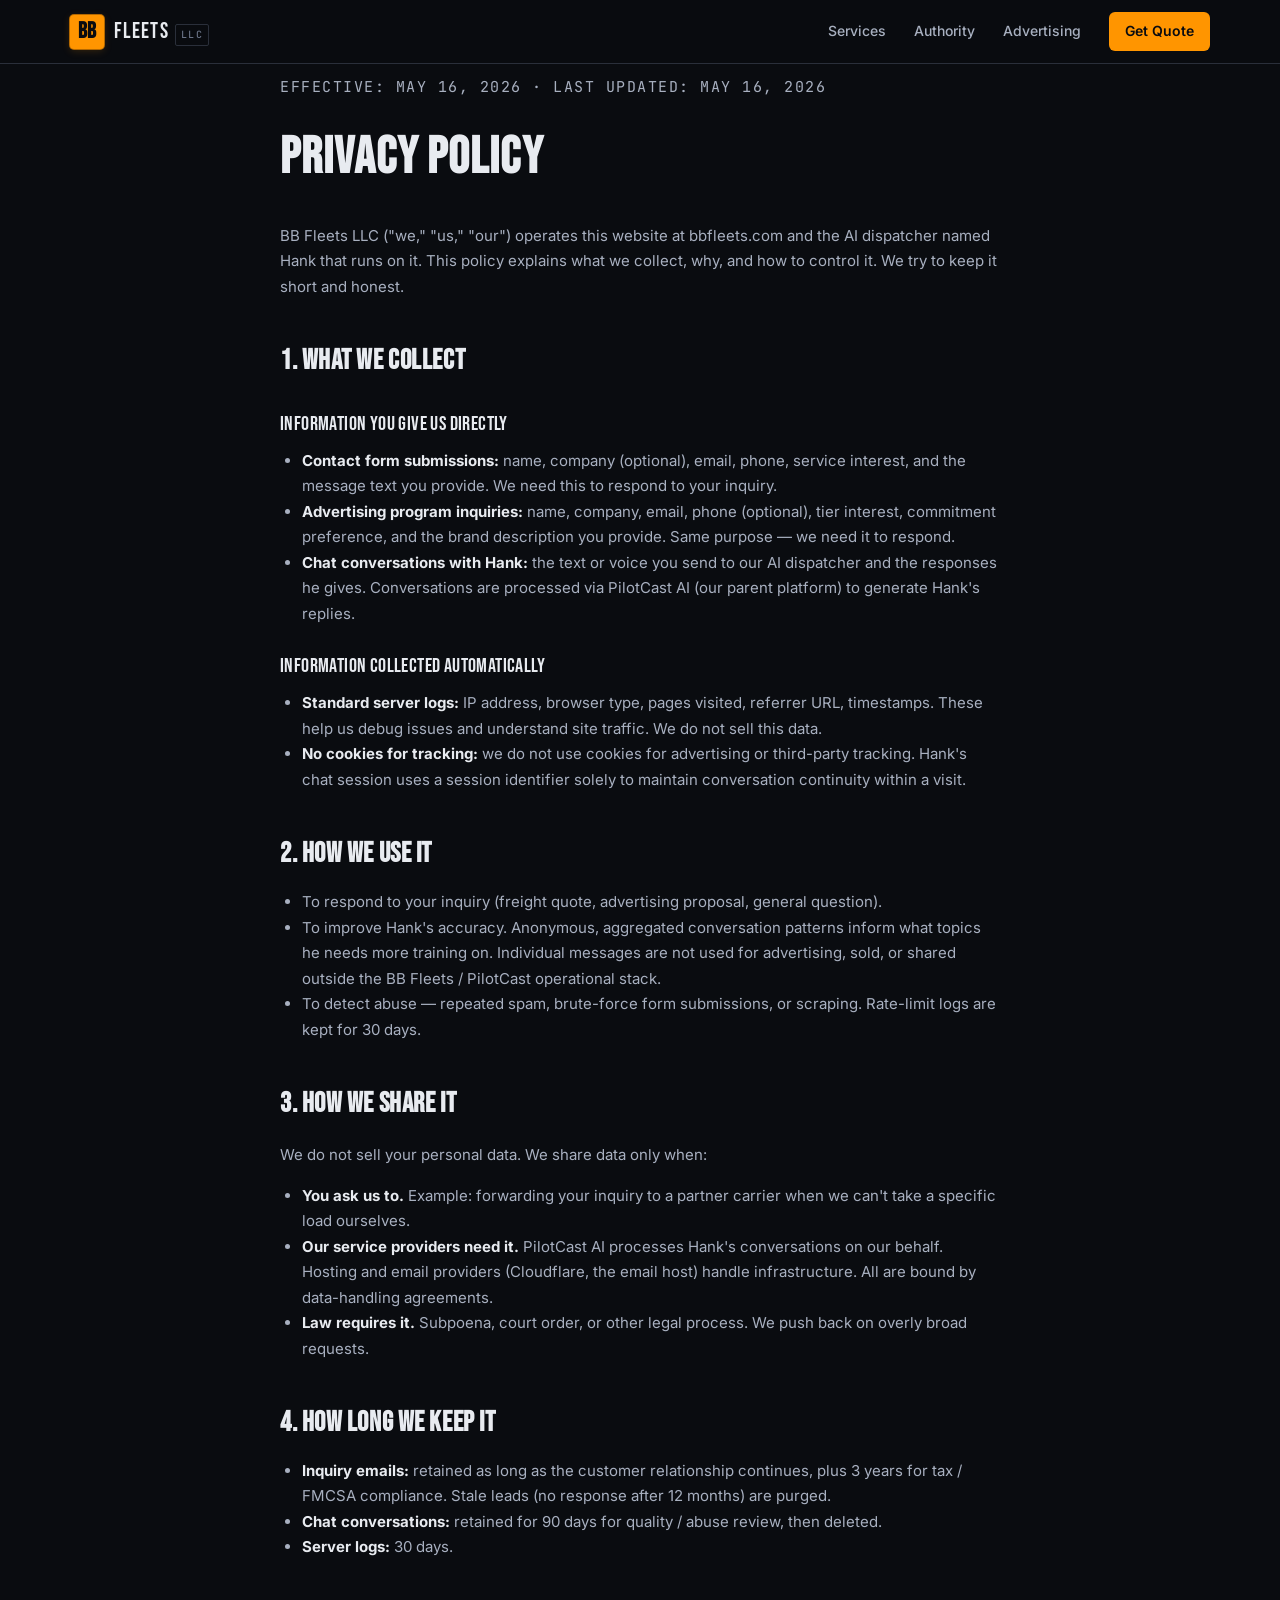
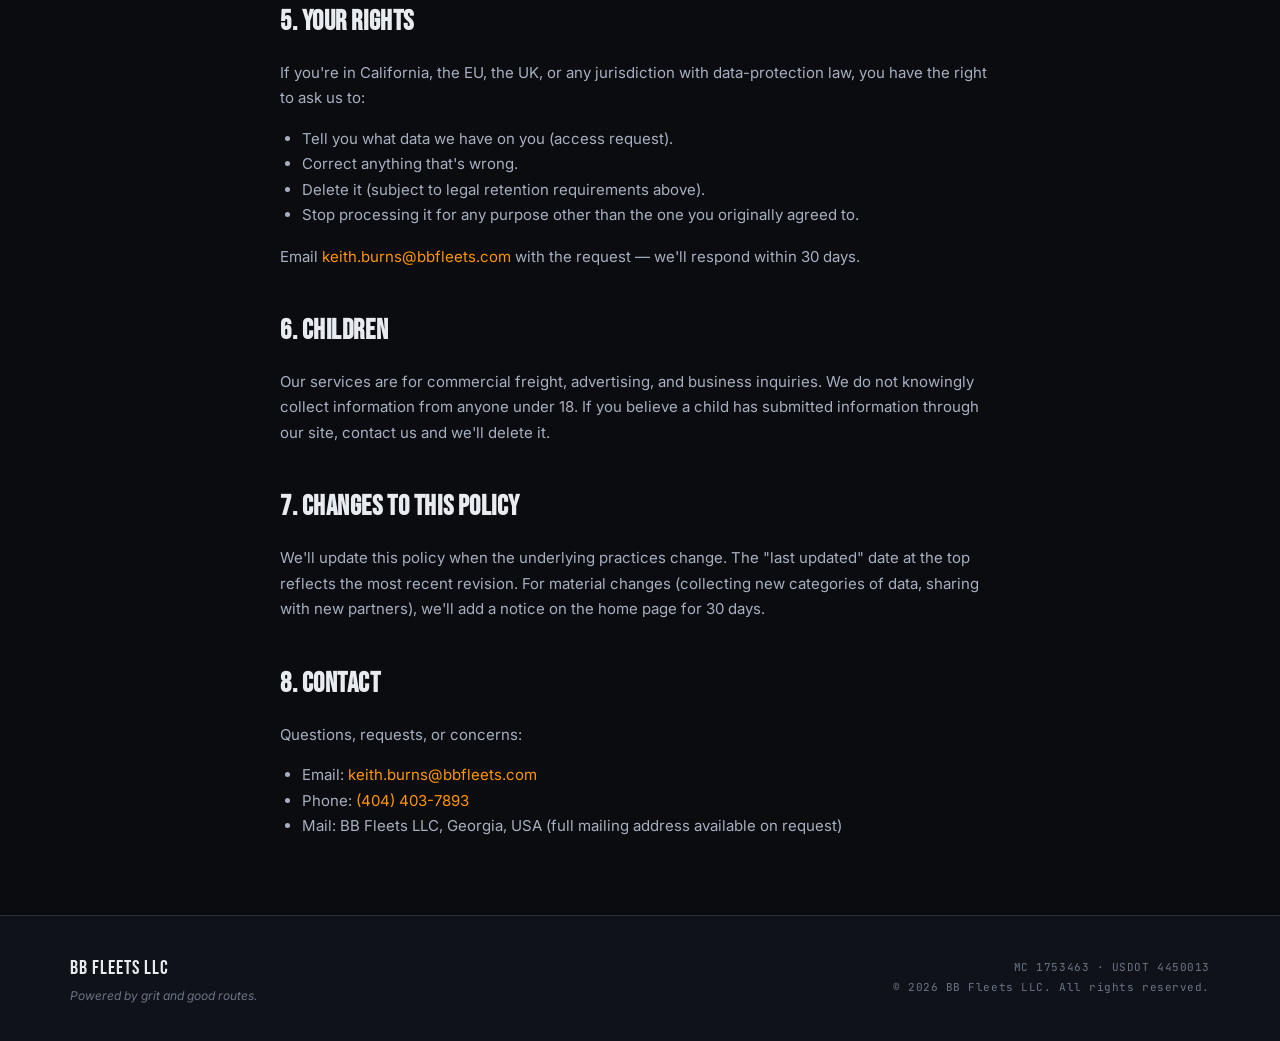
<file: privacy.html>
<!DOCTYPE html>
<html lang="en">
<head>
<meta charset="UTF-8">
<meta name="viewport" content="width=device-width, initial-scale=1.0">
<title>Privacy Policy — BB Fleets LLC</title>
<meta name="description" content="BB Fleets LLC privacy policy. How we handle visitor data, lead form submissions, and AI dispatcher (Hank) conversations.">
<meta name="robots" content="index, follow">
<link rel="canonical" href="https://bbfleets.com/privacy">
<link rel="icon" type="image/svg+xml" href="/favicon.svg">
<link rel="preconnect" href="https://fonts.googleapis.com">
<link rel="preconnect" href="https://fonts.gstatic.com" crossorigin>
<link href="https://fonts.googleapis.com/css2?family=Bebas+Neue&family=Inter:wght@400;500;600;700&family=JetBrains+Mono:wght@400;500&display=swap" rel="stylesheet">
<link rel="stylesheet" href="css/style.css">
<style>
  .legal-body { max-width: 760px; margin: 0 auto; padding: 60px 20px; }
  .legal-body h2 { font-family: var(--font-display); letter-spacing: 0.02em; font-size: 28px; margin: 40px 0 12px; color: var(--text); }
  .legal-body h3 { font-family: var(--font-display); letter-spacing: 0.02em; font-size: 20px; margin: 24px 0 8px; color: var(--text); font-weight: 400; }
  .legal-body p, .legal-body li { color: var(--text-dim); font-size: 15px; line-height: 1.7; }
  .legal-body ul { padding-left: 22px; list-style: disc; margin: 8px 0 16px; }
  .legal-body strong { color: var(--text); }
  .legal-meta { font-family: var(--font-mono); font-size: 12px; color: var(--text-muted); letter-spacing: 0.1em; }
</style>
</head>
<body>

<!-- ═══ NAV ═══ -->
<nav class="nav" id="nav">
  <div class="nav-inner">
    <a href="/" class="brand">
      <span class="brand-mark">BB</span>
      <span class="brand-name">FLEETS<span class="brand-llc">LLC</span></span>
    </a>
    <button class="nav-toggle" id="navToggle" aria-label="Menu">
      <span></span><span></span><span></span>
    </button>
    <div class="nav-links" id="navLinks">
      <a href="/#services">Services</a>
      <a href="/#authority">Authority</a>
      <a href="/advertising">Advertising</a>
      <a href="/#contact" class="nav-cta">Get Quote</a>
    </div>
  </div>
</nav>

<main class="legal-body">
  <p class="legal-meta">EFFECTIVE: MAY 16, 2026 · LAST UPDATED: MAY 16, 2026</p>
  <h1 style="font-family:var(--font-display);font-size:clamp(36px,5vw,52px);letter-spacing:0.02em;margin:8px 0 24px;">Privacy Policy</h1>

  <p>BB Fleets LLC ("we," "us," "our") operates this website at bbfleets.com and the AI dispatcher named Hank that runs on it. This policy explains what we collect, why, and how to control it. We try to keep it short and honest.</p>

  <h2>1. What we collect</h2>

  <h3>Information you give us directly</h3>
  <ul>
    <li><strong>Contact form submissions:</strong> name, company (optional), email, phone, service interest, and the message text you provide. We need this to respond to your inquiry.</li>
    <li><strong>Advertising program inquiries:</strong> name, company, email, phone (optional), tier interest, commitment preference, and the brand description you provide. Same purpose — we need it to respond.</li>
    <li><strong>Chat conversations with Hank:</strong> the text or voice you send to our AI dispatcher and the responses he gives. Conversations are processed via PilotCast AI (our parent platform) to generate Hank's replies.</li>
  </ul>

  <h3>Information collected automatically</h3>
  <ul>
    <li><strong>Standard server logs:</strong> IP address, browser type, pages visited, referrer URL, timestamps. These help us debug issues and understand site traffic. We do not sell this data.</li>
    <li><strong>No cookies for tracking:</strong> we do not use cookies for advertising or third-party tracking. Hank's chat session uses a session identifier solely to maintain conversation continuity within a visit.</li>
  </ul>

  <h2>2. How we use it</h2>
  <ul>
    <li>To respond to your inquiry (freight quote, advertising proposal, general question).</li>
    <li>To improve Hank's accuracy. Anonymous, aggregated conversation patterns inform what topics he needs more training on. Individual messages are not used for advertising, sold, or shared outside the BB Fleets / PilotCast operational stack.</li>
    <li>To detect abuse — repeated spam, brute-force form submissions, or scraping. Rate-limit logs are kept for 30 days.</li>
  </ul>

  <h2>3. How we share it</h2>
  <p>We do not sell your personal data. We share data only when:</p>
  <ul>
    <li><strong>You ask us to.</strong> Example: forwarding your inquiry to a partner carrier when we can't take a specific load ourselves.</li>
    <li><strong>Our service providers need it.</strong> PilotCast AI processes Hank's conversations on our behalf. Hosting and email providers (Cloudflare, the email host) handle infrastructure. All are bound by data-handling agreements.</li>
    <li><strong>Law requires it.</strong> Subpoena, court order, or other legal process. We push back on overly broad requests.</li>
  </ul>

  <h2>4. How long we keep it</h2>
  <ul>
    <li><strong>Inquiry emails:</strong> retained as long as the customer relationship continues, plus 3 years for tax / FMCSA compliance. Stale leads (no response after 12 months) are purged.</li>
    <li><strong>Chat conversations:</strong> retained for 90 days for quality / abuse review, then deleted.</li>
    <li><strong>Server logs:</strong> 30 days.</li>
  </ul>

  <h2>5. Your rights</h2>
  <p>If you're in California, the EU, the UK, or any jurisdiction with data-protection law, you have the right to ask us to:</p>
  <ul>
    <li>Tell you what data we have on you (access request).</li>
    <li>Correct anything that's wrong.</li>
    <li>Delete it (subject to legal retention requirements above).</li>
    <li>Stop processing it for any purpose other than the one you originally agreed to.</li>
  </ul>
  <p>Email <a href="mailto:keith.burns@bbfleets.com">keith.burns@bbfleets.com</a> with the request — we'll respond within 30 days.</p>

  <h2>6. Children</h2>
  <p>Our services are for commercial freight, advertising, and business inquiries. We do not knowingly collect information from anyone under 18. If you believe a child has submitted information through our site, contact us and we'll delete it.</p>

  <h2>7. Changes to this policy</h2>
  <p>We'll update this policy when the underlying practices change. The "last updated" date at the top reflects the most recent revision. For material changes (collecting new categories of data, sharing with new partners), we'll add a notice on the home page for 30 days.</p>

  <h2>8. Contact</h2>
  <p>Questions, requests, or concerns:</p>
  <ul>
    <li>Email: <a href="mailto:keith.burns@bbfleets.com">keith.burns@bbfleets.com</a></li>
    <li>Phone: <a href="tel:+14044037893">(404) 403-7893</a></li>
    <li>Mail: BB Fleets LLC, Georgia, USA (full mailing address available on request)</li>
  </ul>
</main>

<!-- ═══ FOOTER ═══ -->
<footer class="footer">
  <div class="container footer-inner">
    <div class="footer-brand">
      <div class="footer-logo">BB FLEETS LLC</div>
      <div class="footer-tag">Powered by grit and good routes.</div>
    </div>
    <div class="footer-meta">
      <div>MC 1753463 &middot; USDOT 4450013</div>
      <div>&copy; <span id="footer-year">2026</span> BB Fleets LLC. All rights reserved.</div>
    </div>
  </div>
</footer>

<script src="js/main.js"></script>
<script>
  (function(){var y=document.getElementById('footer-year');if(y)y.textContent=new Date().getFullYear();})();
</script>
</body>
</html>
</file>
<file: css/style.css>
/* ═══════════════════════════════════════════════════════════
   BB FLEETS LLC — style.css
   Dark industrial. Dispatch terminal meets modern web.
   ═══════════════════════════════════════════════════════════ */

/* ── Tokens ─────────────────────────────────────────────── */
:root {
  --bg:          #0a0c10;
  --bg-2:        #0f1218;
  --surface:     #14171d;
  --surface-2:   #1c2029;
  --border:      #2a2f3a;
  --border-2:    #3a4050;

  --text:        #e8ebf0;
  --text-dim:    #a8b0c0;
  --text-muted:  #6b7487;

  --amber:       #ff9500;
  --amber-2:     #ffb340;
  --amber-dim:   #b36800;
  --amber-glow:  rgba(255, 149, 0, 0.18);

  --steel:       #4a7fb8;
  --steel-dim:   #2a4a70;

  --success:     #4ade80;
  --danger:      #ef4444;

  --radius:      6px;
  --radius-lg:   10px;

  --font-display: 'Bebas Neue', system-ui, sans-serif;
  --font-body:    'Inter', system-ui, -apple-system, sans-serif;
  --font-mono:    'JetBrains Mono', 'Courier New', monospace;

  --nav-h: 64px;
  --container-max: 1180px;
}

/* ── Reset ──────────────────────────────────────────────── */
*, *::before, *::after { box-sizing: border-box; }

html {
  scroll-behavior: smooth;
  scroll-padding-top: var(--nav-h);
  -webkit-text-size-adjust: 100%;
}

body {
  margin: 0;
  font-family: var(--font-body);
  font-size: 16px;
  line-height: 1.6;
  color: var(--text);
  background: var(--bg);
  -webkit-font-smoothing: antialiased;
  -moz-osx-font-smoothing: grayscale;
  overflow-x: hidden;
}

img, svg { display: block; max-width: 100%; }

a { color: var(--amber); text-decoration: none; transition: color .2s ease; }
a:hover { color: var(--amber-2); }

button { font-family: inherit; cursor: pointer; border: none; background: none; color: inherit; }

ul { margin: 0; padding: 0; list-style: none; }

/* ── Layout ─────────────────────────────────────────────── */
.container {
  width: 100%;
  max-width: var(--container-max);
  margin: 0 auto;
  padding: 0 20px;
}

.section {
  padding: 80px 0;
  position: relative;
}

.section-alt { background: var(--bg-2); }

.section-head { text-align: center; margin-bottom: 48px; }

.section-eyebrow {
  display: inline-block;
  font-family: var(--font-mono);
  font-size: 11px;
  font-weight: 500;
  letter-spacing: 0.2em;
  color: var(--amber);
  margin-bottom: 12px;
  padding: 4px 10px;
  border: 1px solid var(--amber-dim);
  border-radius: 2px;
  background: var(--amber-glow);
}

.section-title {
  font-family: var(--font-display);
  font-size: clamp(32px, 5vw, 48px);
  font-weight: 400;
  letter-spacing: 0.02em;
  margin: 0 0 12px;
  line-height: 1.1;
}

.section-lede {
  font-size: 16px;
  color: var(--text-dim);
  max-width: 600px;
  margin: 0 auto;
}

/* ── Navigation ─────────────────────────────────────────── */
.nav {
  position: fixed;
  top: 0;
  left: 0;
  right: 0;
  height: var(--nav-h);
  background: rgba(10, 12, 16, 0.85);
  backdrop-filter: blur(10px);
  -webkit-backdrop-filter: blur(10px);
  border-bottom: 1px solid var(--border);
  z-index: 100;
  transition: background .3s ease, border-color .3s ease;
}

.nav.scrolled {
  background: rgba(10, 12, 16, 0.95);
  border-bottom-color: var(--border-2);
}

.nav-inner {
  max-width: var(--container-max);
  height: 100%;
  margin: 0 auto;
  padding: 0 20px;
  display: flex;
  align-items: center;
  justify-content: space-between;
}

.brand {
  display: flex;
  align-items: center;
  gap: 10px;
  font-family: var(--font-display);
  font-size: 22px;
  letter-spacing: 0.05em;
  color: var(--text);
}
.brand:hover { color: var(--text); }

.brand-mark {
  display: inline-flex;
  align-items: center;
  justify-content: center;
  width: 34px;
  height: 34px;
  background: var(--amber);
  color: #0a0c10;
  font-weight: 700;
  border-radius: 4px;
  letter-spacing: 0;
  box-shadow: 0 0 0 1px var(--amber-dim), 0 2px 8px var(--amber-glow);
}

.brand-name { display: flex; align-items: baseline; gap: 6px; }

.brand-llc {
  font-family: var(--font-mono);
  font-size: 10px;
  font-weight: 500;
  letter-spacing: 0.15em;
  color: var(--text-muted);
  padding: 2px 5px;
  border: 1px solid var(--border);
  border-radius: 2px;
}

.nav-links {
  display: flex;
  align-items: center;
  gap: 28px;
}

.nav-links a {
  font-size: 14px;
  font-weight: 500;
  color: var(--text-dim);
  transition: color .2s ease;
}
.nav-links a:hover { color: var(--text); }

.nav-cta {
  padding: 8px 16px;
  background: var(--amber);
  color: #0a0c10 !important;
  border-radius: var(--radius);
  font-weight: 600 !important;
  transition: background .2s ease, transform .2s ease;
}
.nav-cta:hover {
  background: var(--amber-2);
  color: #0a0c10 !important;
  transform: translateY(-1px);
}

.nav-toggle {
  display: none;
  width: 40px;
  height: 40px;
  flex-direction: column;
  align-items: center;
  justify-content: center;
  gap: 5px;
  padding: 8px;
}
.nav-toggle span {
  display: block;
  width: 22px;
  height: 2px;
  background: var(--text);
  border-radius: 1px;
  transition: transform .3s ease, opacity .3s ease;
}
.nav-toggle.open span:nth-child(1) { transform: translateY(7px) rotate(45deg); }
.nav-toggle.open span:nth-child(2) { opacity: 0; }
.nav-toggle.open span:nth-child(3) { transform: translateY(-7px) rotate(-45deg); }

/* ── Hero ───────────────────────────────────────────────── */
.hero {
  position: relative;
  min-height: 88vh;
  padding: calc(var(--nav-h) + 60px) 20px 80px;
  display: flex;
  align-items: center;
  justify-content: center;
  overflow: hidden;
  background:
    radial-gradient(ellipse at 20% 10%, rgba(74, 127, 184, 0.08) 0%, transparent 50%),
    radial-gradient(ellipse at 80% 90%, rgba(255, 149, 0, 0.06) 0%, transparent 50%),
    var(--bg);
}

.hero-bg {
  position: absolute;
  top: 0; left: 0; right: 0; bottom: 0;
  overflow: hidden;
  pointer-events: none;
  opacity: 0.5;
}

.stripe {
  position: absolute;
  height: 40px;
  width: 140%;
  left: -20%;
  background: repeating-linear-gradient(
    45deg,
    var(--amber) 0,
    var(--amber) 20px,
    #0a0c10 20px,
    #0a0c10 40px
  );
  opacity: 0.08;
}
.stripe:nth-child(1) { top: 12%; transform: rotate(-2deg); }
.stripe:nth-child(2) { top: 52%; transform: rotate(-2deg); opacity: 0.05; }
.stripe:nth-child(3) { bottom: 8%; transform: rotate(-2deg); opacity: 0.06; }

.hero-content {
  position: relative;
  z-index: 1;
  max-width: 880px;
  text-align: center;
}

.hero-eyebrow {
  font-family: var(--font-mono);
  font-size: 12px;
  font-weight: 500;
  letter-spacing: 0.25em;
  color: var(--amber);
  margin-bottom: 24px;
  display: inline-block;
  padding: 6px 14px;
  border: 1px solid var(--amber-dim);
  border-radius: 2px;
  background: var(--amber-glow);
}

.hero-title {
  font-family: var(--font-display);
  font-size: clamp(44px, 8vw, 88px);
  font-weight: 400;
  letter-spacing: 0.01em;
  line-height: 1;
  margin: 0 0 24px;
}

.hero-title .line {
  display: block;
  color: var(--text);
}
.hero-title .line:last-child { color: var(--amber); }

.hero-sub {
  font-size: 18px;
  line-height: 1.6;
  color: var(--text-dim);
  max-width: 640px;
  margin: 0 auto 36px;
}

.hero-authority {
  display: flex;
  gap: 16px;
  justify-content: center;
  margin-bottom: 36px;
  flex-wrap: wrap;
}

.authority-chip {
  display: inline-flex;
  align-items: center;
  gap: 10px;
  padding: 10px 18px;
  background: var(--surface);
  border: 1px solid var(--border-2);
  border-radius: var(--radius);
  font-family: var(--font-mono);
}

.chip-label {
  font-size: 10px;
  font-weight: 500;
  letter-spacing: 0.2em;
  color: var(--text-muted);
  text-transform: uppercase;
}

.chip-num {
  font-size: 15px;
  font-weight: 500;
  color: var(--amber);
  letter-spacing: 0.05em;
}

.hero-ctas {
  display: flex;
  gap: 14px;
  justify-content: center;
  flex-wrap: wrap;
}

/* ── Buttons ────────────────────────────────────────────── */
.btn {
  display: inline-flex;
  align-items: center;
  justify-content: center;
  gap: 8px;
  padding: 14px 26px;
  font-family: var(--font-body);
  font-size: 15px;
  font-weight: 600;
  letter-spacing: 0.02em;
  border-radius: var(--radius);
  border: 1px solid transparent;
  cursor: pointer;
  transition: all .2s ease;
  white-space: nowrap;
}

.btn svg { width: 16px; height: 16px; }

.btn-primary {
  background: var(--amber);
  color: #0a0c10;
  box-shadow: 0 2px 12px var(--amber-glow);
}
.btn-primary:hover {
  background: var(--amber-2);
  color: #0a0c10;
  transform: translateY(-2px);
  box-shadow: 0 4px 18px var(--amber-glow);
}

.btn-ghost {
  background: transparent;
  color: var(--text);
  border-color: var(--border-2);
}
.btn-ghost:hover {
  color: var(--text);
  border-color: var(--amber);
  background: var(--surface);
}

.btn-outline {
  background: transparent;
  color: var(--amber);
  border-color: var(--amber-dim);
}
.btn-outline:hover {
  color: #0a0c10;
  background: var(--amber);
  border-color: var(--amber);
}

.btn-full { width: 100%; }

/* ── Services ───────────────────────────────────────────── */
.service-grid {
  display: grid;
  grid-template-columns: repeat(auto-fit, minmax(260px, 1fr));
  gap: 20px;
}

.service-card {
  padding: 28px 24px;
  background: var(--surface);
  border: 1px solid var(--border);
  border-radius: var(--radius-lg);
  transition: transform .2s ease, border-color .2s ease, background .2s ease;
  position: relative;
  overflow: hidden;
}

.service-card::before {
  content: '';
  position: absolute;
  top: 0; left: 0; right: 0;
  height: 2px;
  background: var(--amber);
  transform: scaleX(0);
  transform-origin: left;
  transition: transform .3s ease;
}

.service-card:hover {
  transform: translateY(-4px);
  border-color: var(--border-2);
  background: var(--surface-2);
}
.service-card:hover::before { transform: scaleX(1); }

.service-icon {
  width: 44px;
  height: 44px;
  display: inline-flex;
  align-items: center;
  justify-content: center;
  background: var(--amber-glow);
  color: var(--amber);
  border-radius: var(--radius);
  margin-bottom: 16px;
}
.service-icon svg { width: 24px; height: 24px; }

.service-card h3 {
  font-family: var(--font-body);
  font-size: 18px;
  font-weight: 700;
  margin: 0 0 10px;
  color: var(--text);
}

.service-card p {
  font-size: 14px;
  line-height: 1.6;
  color: var(--text-dim);
  margin: 0;
}

/* ── Authority / Compliance ─────────────────────────────── */
.compliance-grid {
  display: grid;
  grid-template-columns: repeat(auto-fit, minmax(220px, 1fr));
  gap: 16px;
  margin-bottom: 40px;
}

.compliance-stat {
  padding: 22px;
  background: var(--surface);
  border: 1px solid var(--border);
  border-left: 3px solid var(--amber);
  border-radius: var(--radius);
}

.stat-label {
  font-family: var(--font-mono);
  font-size: 10px;
  font-weight: 500;
  letter-spacing: 0.18em;
  color: var(--text-muted);
  text-transform: uppercase;
  margin-bottom: 8px;
}

.stat-num {
  font-family: var(--font-mono);
  font-size: 22px;
  font-weight: 500;
  color: var(--text);
  letter-spacing: 0.02em;
}

.stat-text {
  font-size: 15px;
  font-weight: 500;
  letter-spacing: 0.01em;
}

.compliance-cta {
  text-align: center;
  padding: 28px;
  background: var(--surface);
  border: 1px dashed var(--border-2);
  border-radius: var(--radius-lg);
}

.compliance-cta p {
  margin: 0 0 18px;
  color: var(--text-dim);
  font-size: 15px;
}

/* ── Hank Section ───────────────────────────────────────── */
.section-hank {
  background:
    linear-gradient(180deg, transparent 0%, rgba(74, 127, 184, 0.04) 50%, transparent 100%),
    var(--bg);
  position: relative;
  overflow: hidden;
}

.section-hank::before {
  content: '';
  position: absolute;
  top: 0; left: 0; right: 0; bottom: 0;
  background-image:
    radial-gradient(circle at 15% 30%, var(--steel-dim) 1px, transparent 1px),
    radial-gradient(circle at 85% 70%, var(--amber-dim) 1px, transparent 1px);
  background-size: 60px 60px, 90px 90px;
  opacity: 0.1;
  pointer-events: none;
}

/* Intro block — centered headline + lede. No fake chat mockup; real
   Hank lives in the bottom-right corner via embed.js. The topic grid
   below + window.PilotCast.ask() routes taps directly to him. */
.hank-intro {
  max-width: 720px;
  margin: 0 auto 56px;
  text-align: center;
  position: relative;
  z-index: 1;
}

.hank-eyebrow {
  background: rgba(74, 127, 184, 0.12);
  border-color: var(--steel-dim);
  color: var(--steel);
  display: inline-flex;
  align-items: center;
  gap: 8px;
}

.hank-name {
  color: var(--amber);
  position: relative;
  display: inline-block;
}
.hank-name::after {
  content: '';
  position: absolute;
  left: 0; right: 0; bottom: -2px;
  height: 3px;
  background: var(--amber);
  opacity: 0.4;
}

.hank-lede {
  font-size: 17px;
  color: var(--text-dim);
  margin: 16px 0;
  line-height: 1.6;
}

.hank-tag {
  font-size: 17px;
  color: var(--text);
  margin: 18px 0 0;
  line-height: 1.55;
}
.hank-tag strong { color: var(--amber); }

.status-dot {
  width: 7px; height: 7px;
  background: var(--success);
  border-radius: 50%;
  box-shadow: 0 0 8px rgba(74, 222, 128, 0.7);
  animation: pulse 2s ease-in-out infinite;
}

@keyframes pulse {
  0%, 100% { opacity: 1; transform: scale(1); }
  50% { opacity: 0.5; transform: scale(0.9); }
}

/* Topic grid — six tap-to-ask cards that fire window.PilotCast.ask(). */
.hank-topics-head {
  text-align: center;
  margin-bottom: 28px;
  position: relative;
  z-index: 1;
}

.hank-topics {
  display: grid;
  grid-template-columns: repeat(3, 1fr);
  gap: 16px;
  position: relative;
  z-index: 1;
}

.hank-topic {
  background: var(--surface);
  border: 1px solid var(--border);
  border-radius: var(--radius-lg);
  padding: 22px 20px;
  text-align: left;
  cursor: pointer;
  transition: transform 0.18s ease, border-color 0.18s ease,
              box-shadow 0.18s ease, background 0.18s ease;
  color: var(--text);
  font: inherit;
  position: relative;
  overflow: hidden;
  display: flex;
  flex-direction: column;
  gap: 10px;
  min-height: 132px;
}

.hank-topic::after {
  content: '\2192';  /* → */
  position: absolute;
  right: 18px;
  top: 18px;
  font-size: 18px;
  color: var(--text-muted);
  transition: transform 0.18s ease, color 0.18s ease;
}

.hank-topic:hover,
.hank-topic:focus-visible {
  transform: translateY(-2px);
  border-color: var(--amber-dim);
  background: linear-gradient(180deg, var(--surface) 0%, rgba(255, 149, 0, 0.04) 100%);
  box-shadow: 0 12px 30px rgba(0, 0, 0, 0.35), 0 0 0 1px var(--amber-dim);
  outline: none;
}
.hank-topic:hover::after,
.hank-topic:focus-visible::after {
  color: var(--amber);
  transform: translateX(3px);
}

.hank-topic:active { transform: translateY(0); }

.hank-topic-icon {
  width: 28px;
  height: 28px;
  color: var(--amber);
  flex-shrink: 0;
}

.hank-topic-q {
  font-size: 15px;
  font-weight: 600;
  color: var(--text);
  line-height: 1.35;
  padding-right: 24px;  /* leave room for arrow */
}

.hank-topic-hint {
  font-family: var(--font-mono);
  font-size: 11px;
  color: var(--text-muted);
  letter-spacing: 0.05em;
  margin-top: auto;
}

/* Corner pointer — directs visitors to the live Hank bubble bottom-right.
   Subtle, not pushy; nudge animation pulls the eye to the corner. */
.hank-corner-pointer {
  margin-top: 36px;
  text-align: center;
  font-family: var(--font-mono);
  font-size: 12px;
  letter-spacing: 0.08em;
  color: var(--text-muted);
  display: flex;
  align-items: center;
  justify-content: center;
  gap: 10px;
  flex-wrap: wrap;
  position: relative;
  z-index: 1;
}
.hank-corner-pointer .corner-cta {
  color: var(--amber);
  font-weight: 600;
}
.hank-corner-pointer .corner-arrow {
  font-size: 20px;
  color: var(--amber);
  display: inline-block;
  animation: corner-nudge 2.4s ease-in-out infinite;
  transform-origin: center;
}

@keyframes corner-nudge {
  0%, 100% { transform: translate(0, 0); opacity: 0.7; }
  50%      { transform: translate(4px, 4px); opacity: 1; }
}

/* ── Hank section responsive ─────────────────────────────── */
@media (max-width: 900px) {
  .hank-topics { grid-template-columns: repeat(2, 1fr); }
}

@media (max-width: 600px) {
  .hank-intro { margin-bottom: 40px; }
  .hank-topics { grid-template-columns: 1fr; gap: 12px; }
  .hank-topic { min-height: 0; padding: 18px 16px; }
  .hank-corner-pointer { font-size: 11px; }
}

/* ── Contact ────────────────────────────────────────────── */
.contact-grid {
  display: grid;
  grid-template-columns: 1.4fr 1fr;
  gap: 40px;
  align-items: start;
}

.contact-form {
  background: var(--surface);
  border: 1px solid var(--border);
  border-radius: var(--radius-lg);
  padding: 28px;
}

.form-row {
  display: grid;
  grid-template-columns: 1fr 1fr;
  gap: 16px;
  margin-bottom: 16px;
}

.form-field { margin-bottom: 16px; }
.form-row .form-field { margin-bottom: 0; }

.form-field label {
  display: block;
  font-family: var(--font-mono);
  font-size: 10px;
  font-weight: 500;
  letter-spacing: 0.15em;
  text-transform: uppercase;
  color: var(--text-muted);
  margin-bottom: 8px;
}

.optional {
  color: var(--text-muted);
  font-weight: 400;
  text-transform: none;
  letter-spacing: 0;
}

.form-field input,
.form-field select,
.form-field textarea {
  width: 100%;
  padding: 12px 14px;
  font-family: var(--font-body);
  font-size: 15px;
  color: var(--text);
  background: var(--bg);
  border: 1px solid var(--border-2);
  border-radius: var(--radius);
  transition: border-color .2s ease, background .2s ease, box-shadow .2s ease;
}

.form-field input::placeholder,
.form-field textarea::placeholder { color: var(--text-muted); }

.form-field input:focus,
.form-field select:focus,
.form-field textarea:focus {
  outline: none;
  border-color: var(--amber);
  background: var(--surface-2);
  box-shadow: 0 0 0 3px var(--amber-glow);
}

.form-field textarea { resize: vertical; min-height: 100px; font-family: var(--font-body); }

.form-field select {
  appearance: none;
  -webkit-appearance: none;
  background-image: url("data:image/svg+xml;utf8,<svg xmlns='http://www.w3.org/2000/svg' width='12' height='8' viewBox='0 0 12 8'><path fill='%238b95a7' d='M6 8L0 0h12z'/></svg>");
  background-repeat: no-repeat;
  background-position: right 14px center;
  padding-right: 36px;
}

.form-note {
  margin: 14px 0 0;
  text-align: center;
  font-size: 13px;
  color: var(--text-muted);
}

.contact-info {
  display: flex;
  flex-direction: column;
  gap: 20px;
}

.info-block {
  padding: 18px 20px;
  background: var(--surface);
  border: 1px solid var(--border);
  border-left: 3px solid var(--amber);
  border-radius: var(--radius);
}

.info-label {
  font-family: var(--font-mono);
  font-size: 10px;
  font-weight: 500;
  letter-spacing: 0.18em;
  color: var(--text-muted);
  text-transform: uppercase;
  margin-bottom: 6px;
}

.info-value {
  font-size: 17px;
  font-weight: 600;
  color: var(--text);
  display: block;
}

a.info-value { color: var(--text); transition: color .2s ease; }
a.info-value:hover { color: var(--amber); }

.info-email { font-size: 14px; word-break: break-all; }

.info-sub {
  font-size: 12px;
  color: var(--text-muted);
  margin-top: 4px;
}

/* ── Footer ─────────────────────────────────────────────── */
.footer {
  padding: 36px 0;
  background: var(--bg-2);
  border-top: 1px solid var(--border);
}

.footer-inner {
  display: flex;
  justify-content: space-between;
  align-items: center;
  gap: 20px;
  flex-wrap: wrap;
}

.footer-logo {
  font-family: var(--font-display);
  font-size: 20px;
  letter-spacing: 0.05em;
  color: var(--text);
}

.footer-tag {
  font-size: 12px;
  color: var(--text-muted);
  font-style: italic;
  margin-top: 2px;
}

.footer-meta {
  font-family: var(--font-mono);
  font-size: 11px;
  color: var(--text-muted);
  text-align: right;
  letter-spacing: 0.05em;
  line-height: 1.8;
}

/* ── Responsive ─────────────────────────────────────────── */
@media (max-width: 860px) {
  .contact-grid { grid-template-columns: 1fr; gap: 24px; }
}

@media (max-width: 720px) {
  .section { padding: 60px 0; }
  .section-head { margin-bottom: 36px; }

  .nav-toggle { display: flex; }

  .nav-links {
    position: fixed;
    top: var(--nav-h);
    left: 0;
    right: 0;
    flex-direction: column;
    align-items: stretch;
    gap: 0;
    padding: 12px 20px 20px;
    background: var(--surface);
    border-bottom: 1px solid var(--border);
    transform: translateY(-120%);
    transition: transform .3s ease;
    box-shadow: 0 12px 30px rgba(0,0,0,0.4);
  }

  .nav-links.open { transform: translateY(0); }

  .nav-links a {
    padding: 14px 8px;
    border-bottom: 1px solid var(--border);
    font-size: 16px;
  }
  .nav-links a:last-child { border-bottom: none; }

  .nav-cta {
    text-align: center;
    margin-top: 8px;
    padding: 14px 16px;
  }

  .hero { min-height: auto; padding-top: calc(var(--nav-h) + 40px); padding-bottom: 60px; }
  .hero-sub { font-size: 16px; }
  .hero-ctas .btn { flex: 1; min-width: 140px; }

  .form-row { grid-template-columns: 1fr; gap: 0; }
  .form-row .form-field { margin-bottom: 16px; }

  .footer-inner { flex-direction: column; text-align: center; }
  .footer-meta { text-align: center; }
}

@media (max-width: 420px) {
  .container { padding: 0 16px; }
  .nav-inner { padding: 0 16px; }
  .hero { padding-left: 16px; padding-right: 16px; }
  .authority-chip { padding: 8px 14px; }
  .chip-num { font-size: 14px; }
  .service-card { padding: 22px 20px; }
  .contact-form { padding: 22px 18px; }
}

/* ── Accessibility ──────────────────────────────────────── */
:focus-visible {
  outline: 2px solid var(--amber);
  outline-offset: 2px;
  border-radius: 2px;
}

@media (prefers-reduced-motion: reduce) {
  *, *::before, *::after {
    animation-duration: 0.01ms !important;
    transition-duration: 0.01ms !important;
  }
  html { scroll-behavior: auto; }
}
</file>
